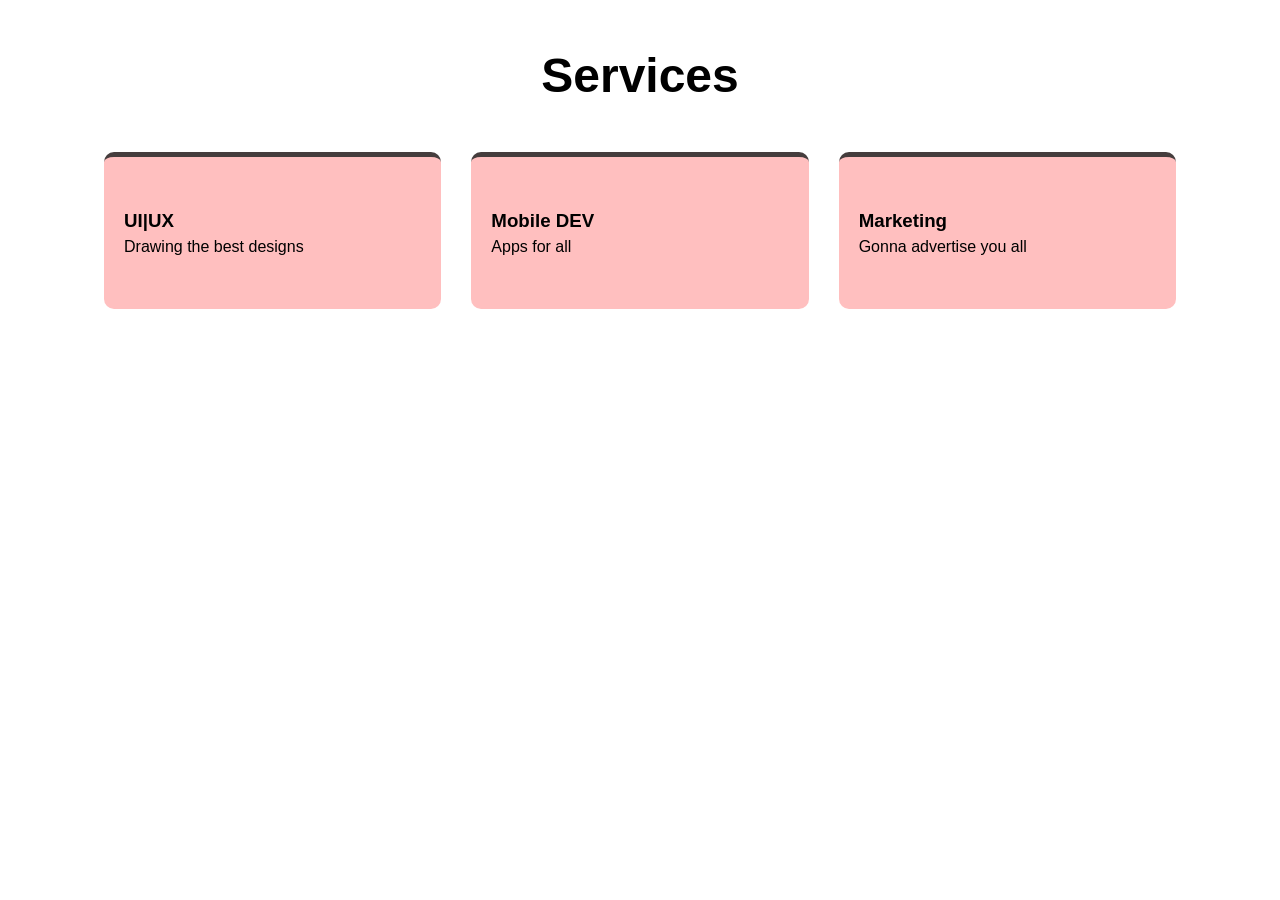
<file: lesson10/index.html>
<!DOCTYPE html>
<html lang="en">
<head>
  <link rel="stylesheet" href="style/style.css">
  <meta name="viewport" content="width=device-width, initial-scale=1.0">
    <meta charset="UTF-8">
    <title>Title</title>
</head>
<body>
<!--1 rem = 16px, usable for text-->
<!--%-->
<!--vw vh - 1vw = 1%-->

<section class="services">
  <div class="container">
    <h1>Services</h1>
    <div class="grid">
      <div class="card">
        <h3>UI|UX</h3>
        <p>Drawing the best designs</p>
      </div>
      <div class="card">
        <h3>Mobile DEV</h3>
        <p>Apps for all</p>
      </div>
      <div class="card">
        <h3>Marketing</h3>
        <p>Gonna advertise you all</p>
      </div>
    </div>
  </div>
</section>
</body>
</html>
</file>
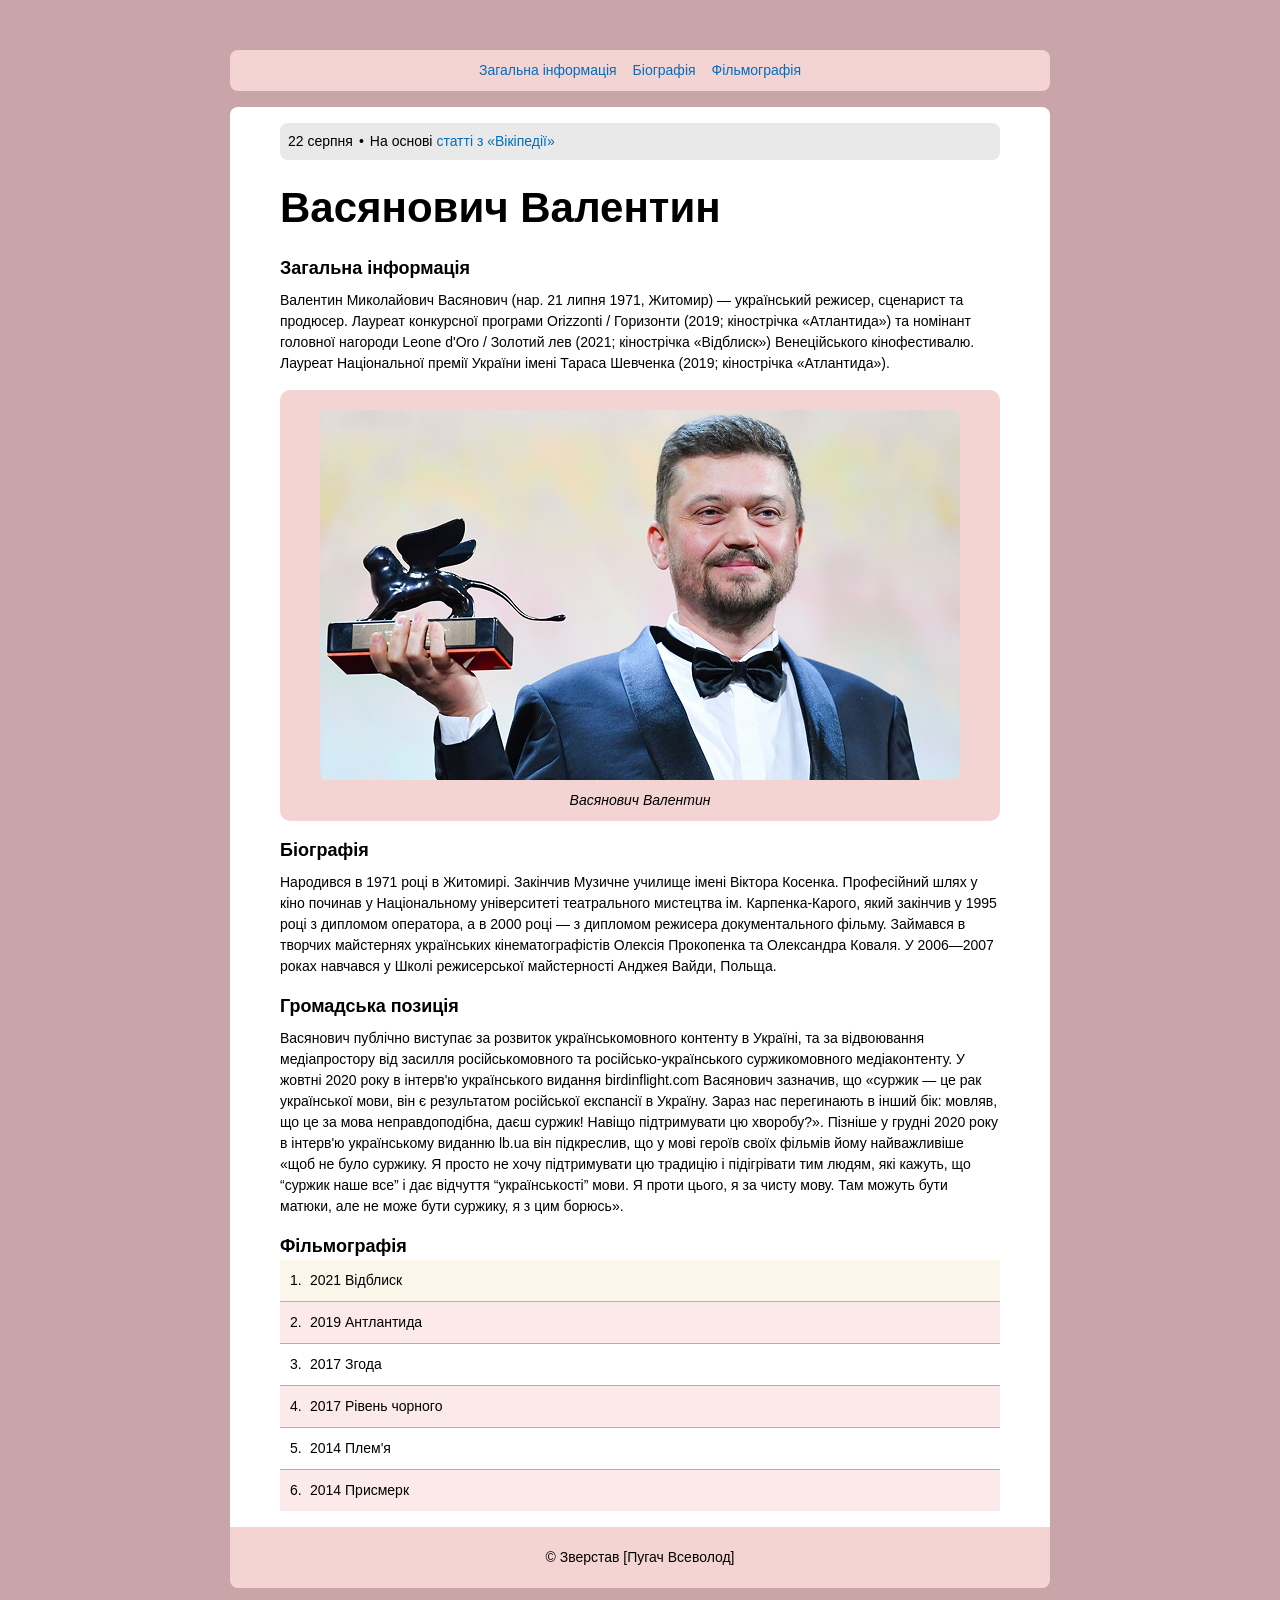
<file: lesson11-praktyka/index.html>
<!DOCTYPE html>
<html lang="en">
<head>
    <link href="style/style.css" rel="stylesheet">
    <meta charset="UTF-8">
    <title>Васянович Валентин</title>
    <meta name="viewport" content="width=device-width, initial-scale=1">
</head>
<body>
<div class="wrapper">
    <header>
        <nav>
            <span class="menu">Меню</span>
            <ul class="nav">
                <li><a href="#">Загальна інформація</a></li>
                <li><a href="#">Біографія</a></li>
                <li><a href="#">Фільмографія</a></li>
            </ul>
        </nav>
    </header>

    <main>
        <article class="date">
            <span>22 серпня</span>&bull;<span>На основі <a href="#">статті з «Вікіпедії»</a></span>
        </article>
        <article class="main">
            <h1>Васянович Валентин</h1>
            <section class="info">
                <h2>Загальна інформація</h2>
                <p>Валентин Миколайович Васянович (нар. 21 липня 1971, Житомир) — український режисер, сценарист та продюсер. Лауреат конкурсної програми Orizzonti / Горизонти (2019; кінострічка «Атлантида») та номінант головної нагороди Leone d'Oro / Золотий лев (2021; кінострічка «Відблиск») Венеційського кінофестивалю. Лауреат Національної премії України імені Тараса Шевченка (2019; кінострічка «Атлантида»).</p>
            </section>
            <figure>
                <img src="image/image 1.png" alt="Васянович Валентин">
                <figcaption>Васянович Валентин</figcaption>
            </figure>
            <section class="info">
                <h2>Біографія</h2>
                <p>Народився в 1971 році в Житомирі. Закінчив Музичне училище імені Віктора Косенка. Професійний шлях у кіно починав у Національному університеті театрального мистецтва ім. Карпенка-Карого, який закінчив у 1995 році з дипломом оператора, а в 2000 році — з дипломом режисера документального фільму. Займався в творчих майстернях українських кінематографістів Олексія Прокопенка та Олександра Коваля. У 2006—2007 роках навчався у Школі режисерської майстерності Анджея Вайди, Польща.</p>
            </section>
            <section class="info">
                <h2>Громадська позиція</h2>
                <p>Васянович публічно виступає за розвиток українськомовного контенту в Україні, та за відвоювання медіапростору від засилля російськомовного та російсько-українського суржикомовного медіаконтенту. У жовтні 2020 року в інтерв'ю українського видання birdinflight.com Васянович зазначив, що «суржик — це рак української мови, він є результатом російської експансії в Україну. Зараз нас перегинають в інший бік: мовляв, що це за мова неправдоподібна, даєш суржик! Навіщо підтримувати цю хворобу?». Пізніше у грудні 2020 року в інтерв'ю українському виданню lb.ua він підкреслив, що у мові героїв своїх фільмів йому найважливіше «щоб не було суржику. Я просто не хочу підтримувати цю традицію і підігрівати тим людям, які кажуть, що “суржик наше все” і дає відчуття “українськості” мови. Я проти цього, я за чисту мову. Там можуть бути матюки, але не може бути суржику, я з цим борюсь».</p>
            </section>
            <section class="movie">
                <h2>Фільмографія</h2>
                <ol>
                    <li>2021 Відблиск</li>
                    <li>2019 Антлантида</li>
                    <li>2017 Згода</li>
                    <li>2017 Рівень чорного</li>
                    <li>2014 Плем'я</li>
                    <li>2014 Присмерк</li>
                </ol>
            </section>
        </article>
    </main>
    <footer>&copy; Зверстав [Пугач Всеволод]</footer>
</div>
</body>
</html>
</file>
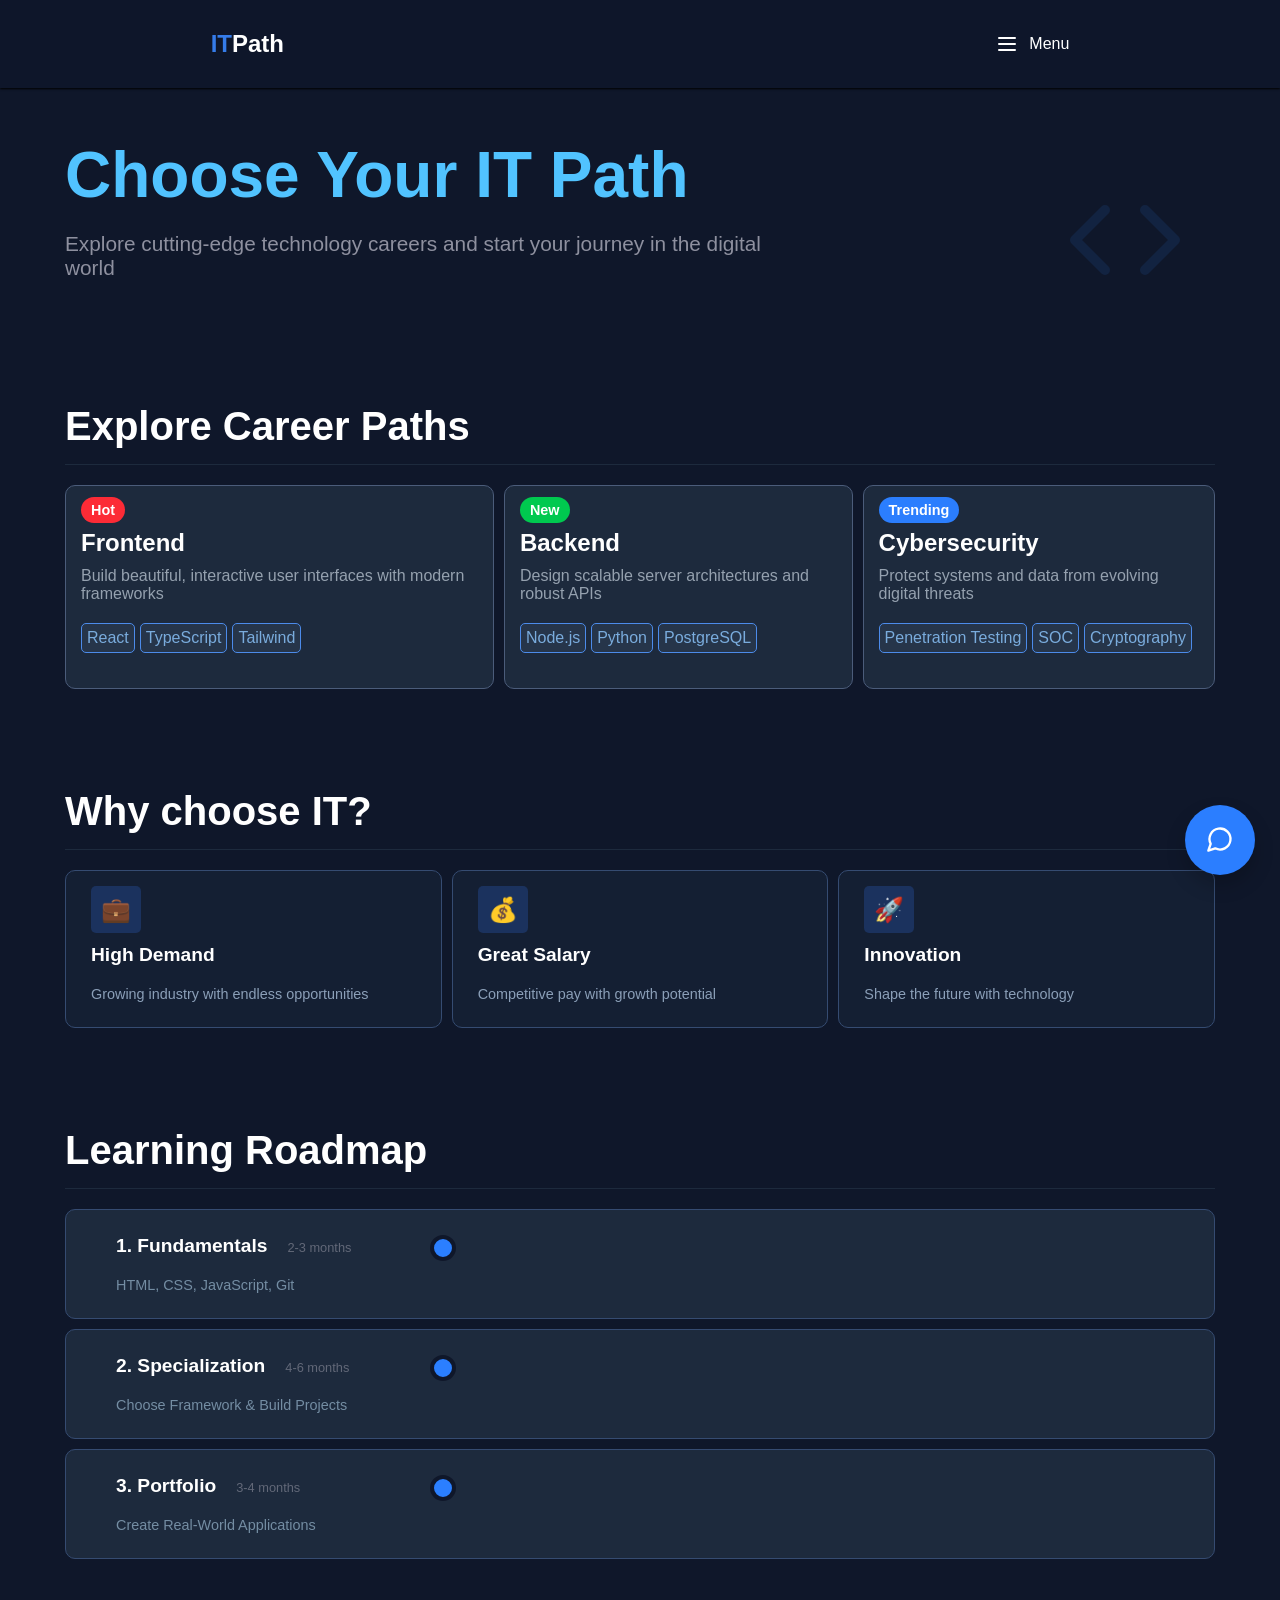
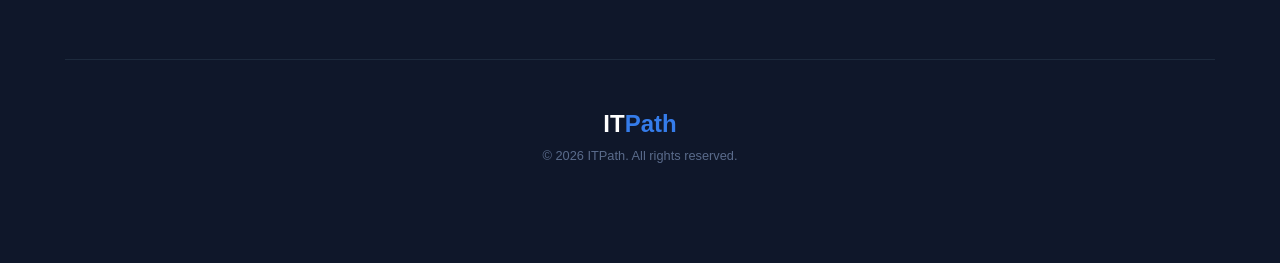
<file: lesson13/index.html>
<!DOCTYPE html>
<html lang="en">
<head>
    <link href="style/style.css" rel="stylesheet">
    <meta charset="UTF-8">
    <title>ITPath</title>
    <meta name="viewport" content="width=device-width, initial-scale=1">
</head>
<body>
<header>
    <div class="logo"><span>IT</span>Path</div>
    <div class="menu">
        <svg xmlns="http://www.w3.org/2000/svg" width="24" height="24" viewBox="0 0 24 24" fill="none" stroke="currentColor" stroke-width="2" stroke-linecap="round" stroke-linejoin="round" class="lucide lucide-menu"><line x1="4" x2="20" y1="12" y2="12"></line><line x1="4" x2="20" y1="6" y2="6"></line><line x1="4" x2="20" y1="18" y2="18"></line></svg>
        <span>Menu</span>
    </div>
</header>
<div class="wrapper">
    <main>
        <h1>Choose Your IT Path</h1>
        <p class="hed">Explore cutting-edge technology careers and start your journey in the digital <br>world</p>
        <span class="logo-main"><svg xmlns="http://www.w3.org/2000/svg" width="120" height="120" viewBox="0 0 24 24" fill="none" stroke="currentColor" stroke-width="2" stroke-linecap="round" stroke-linejoin="round" class="lucide lucide-code text-blue-500"><polyline points="16 18 22 12 16 6"></polyline><polyline points="8 6 2 12 8 18"></polyline></svg></span>
        <article class="card-grid">
            <div>
            <h2>Explore Career Paths</h2>
            <section class="explore">
                <div class="card">
                    <span class="but-front">Hot</span>
                    <h3>Frontend</h3>
                    <p>Build beautiful, interactive user interfaces with modern frameworks</p>
                    <div class="learn-list">
                        <p>React</p>
                        <p>TypeScript</p>
                        <p>Tailwind</p>
                    </div>

                </div>
                <div class="card">
                    <span class="but-back">New</span>
                    <h3>Backend</h3>
                    <p>Design scalable server architectures and robust APIs</p>
                    <div class="learn-list">
                        <p>Node.js</p>
                        <p>Python</p>
                        <p>PostgreSQL</p>
                    </div>

                </div>
                <div class="card">
                    <span class="but-cyber">Trending</span>
                    <h3>Cybersecurity</h3>
                    <p>Protect systems and data from evolving digital threats</p>
                    <div class="learn-list">
                        <p>Penetration Testing</p>
                        <p>SOC</p>
                        <p>Cryptography</p>
                    </div>

                </div>
            </section>
            </div>
            <div>
            <h2 class="h-choose">Why choose IT?</h2>
            <section class="why-choose">
                <div class="card-why">
                    <span>💼</span>
                    <h4>High Demand</h4>
                    <p>Growing industry with endless opportunities</p>
                </div>
                <div class="card-why">
                    <span>💰</span>
                    <h4>Great Salary</h4>
                    <p>Competitive pay with growth potential</p>
                </div>
                <div class="card-why">
                    <span>🚀</span>
                    <h4>Innovation</h4>
                    <p>Shape the future with technology</p>
                </div>
            </section>
            <h2 class="h-choose">Learning Roadmap</h2>
            <section class="learning-roadmap">
                <div class="card-roadmap">
                    <div class="circle">
                    <h4>1. Fundamentals<span>2-3 months</span></h4></div>
                    <p>HTML, CSS, JavaScript, Git</p>
                </div>
                <div class="card-roadmap">
                    <div class="circle">
                    <h4>2. Specialization<span>4-6 months</span></h4></div>
                    <p>Choose Framework & Build Projects</p>
                </div>
                <div class="card-roadmap">
                    <div class="circle">
                    <h4>3. Portfolio<span>3-4 months</span></h4></div>
                    <p>Create Real-World Applications</p>
                </div>
            </section>
            </div>
        </article>
        <button class="btn-edit"><svg xmlns="http://www.w3.org/2000/svg" width="28" height="28" viewBox="0 0 24 24" fill="none" stroke="currentColor" stroke-width="2" stroke-linecap="round" stroke-linejoin="round" class="lucide lucide-message-circle text-white"><path d="M7.9 20A9 9 0 1 0 4 16.1L2 22Z"></path></svg></button>
    <footer>
        <div class="logo">IT<span>Path</span></div>
        <p>&copy; 2026 ITPath. All rights reserved.</p>
    </footer>
    </main>
</div>
</body>
</html>
</file>
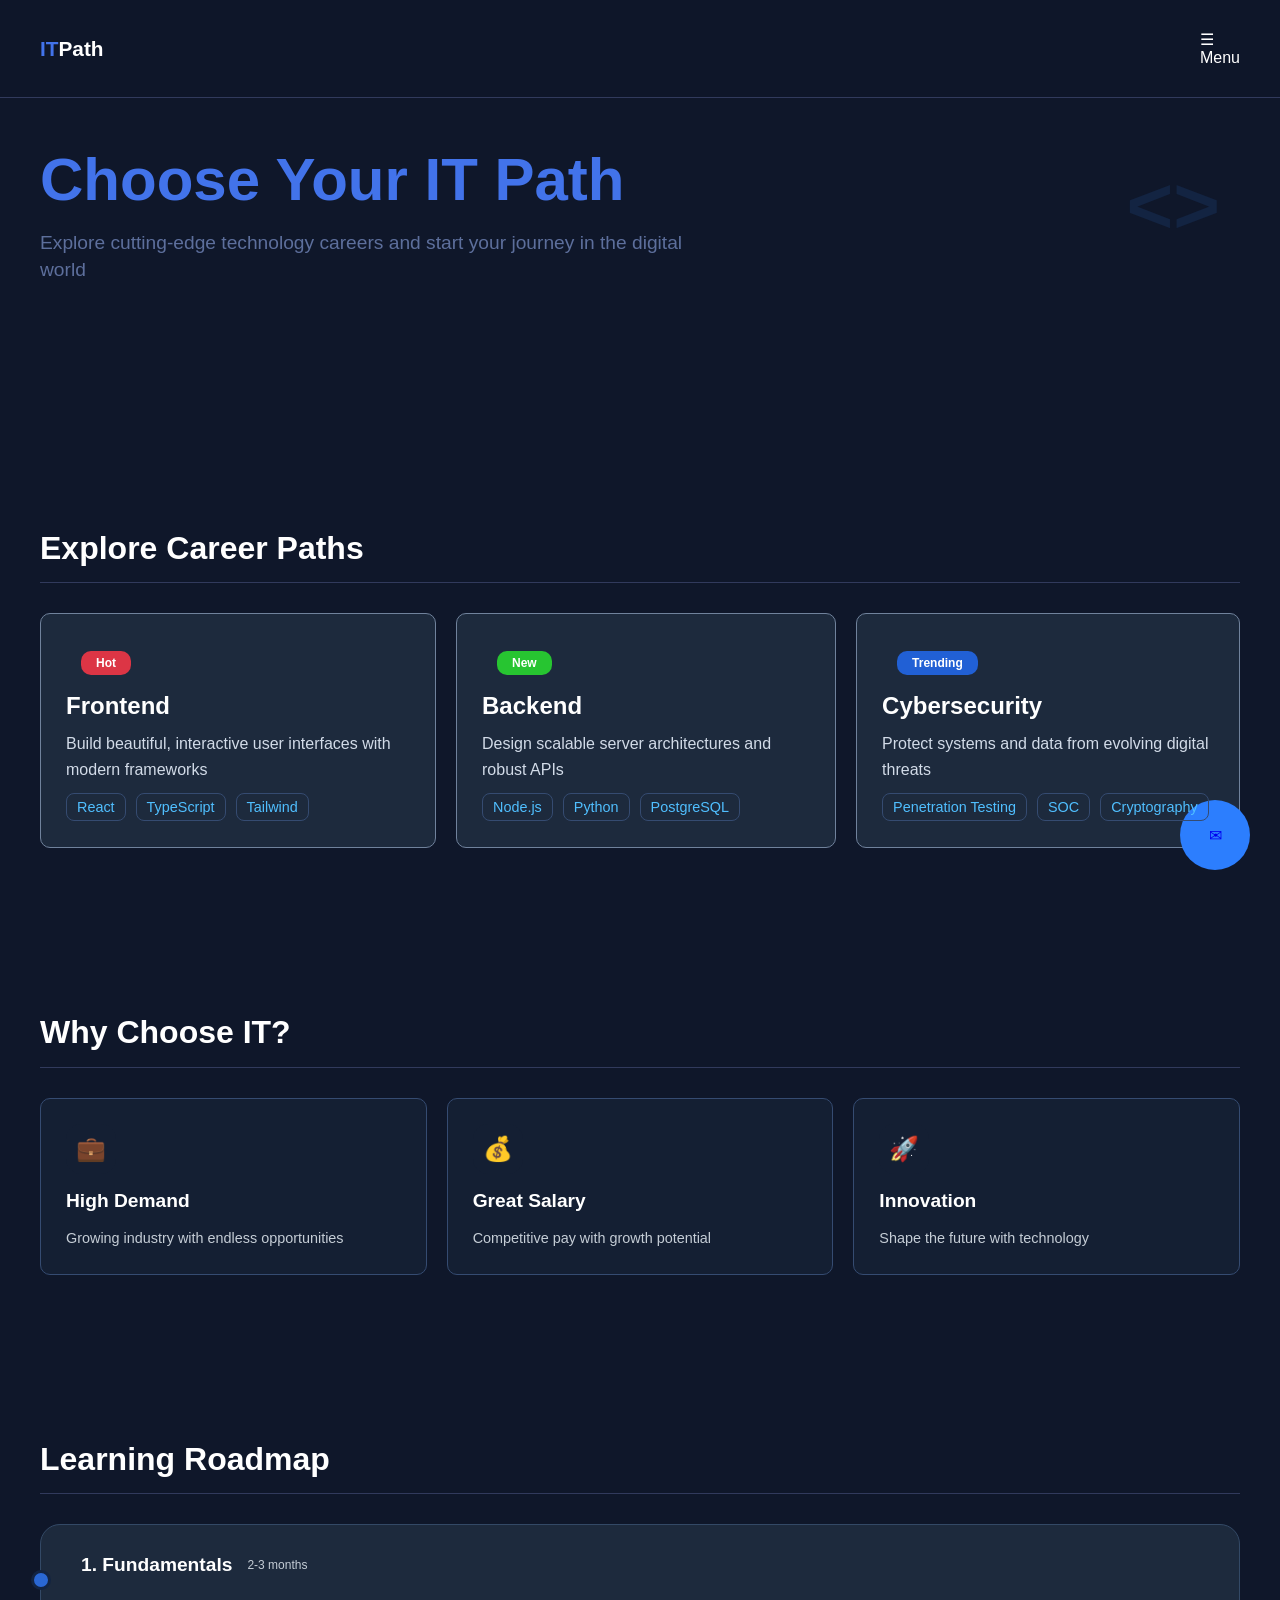
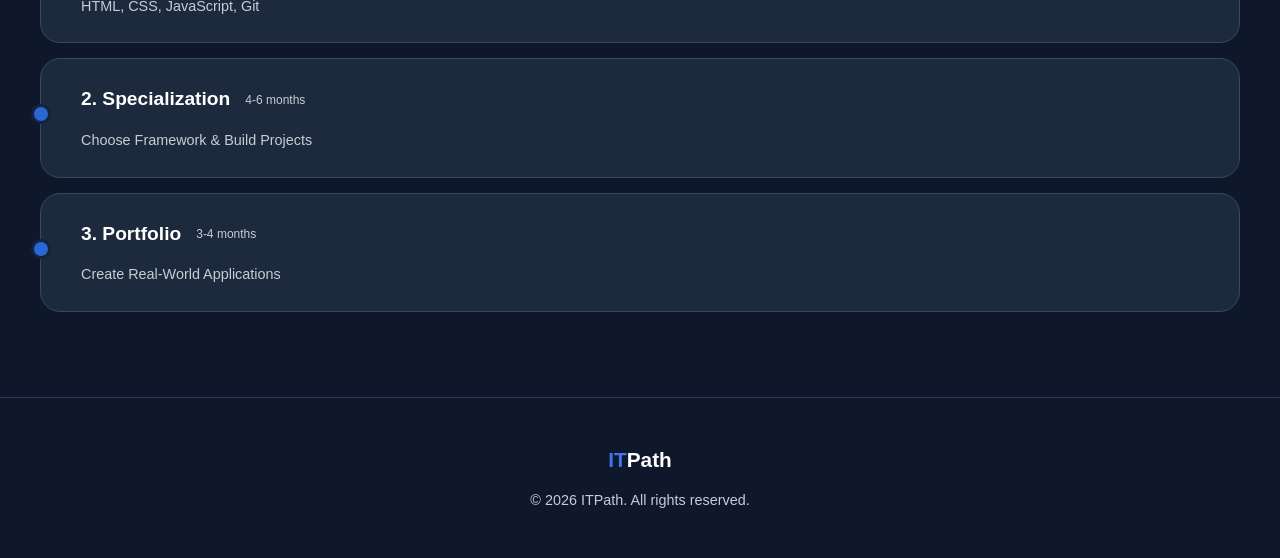
<file: lesson14/index.html>
<!DOCTYPE html>
<html lang="en">
<head>
    <meta charset="UTF-8">
    <title>ITPath</title>
    <link rel="stylesheet" href="style/style.css">
</head>
<body>
<header>
    <div class="wrapper header-content">
        <div class="logo"><span>IT</span>Path</div>
        <nav>
            <span class="menu">☰</span>
            <span>Menu</span>
        </nav>
    </div>
</header>
<main>
    <section class="hero-section">
        <div class="wrapper hero-content">
            <article class="hero-text">
                <h1>Choose Your IT Path
                </h1>
                <p>Explore cutting-edge technology careers and start your journey in the digital world</p>
            </article>
            <div class="code-icon">
                &lt;&gt;
            </div>
        </div>
    </section>
    <section class="career-section">
        <div class="wrapper">
            <h2 class="section-title">Explore Career Paths</h2>
            <div class="card-list">
                <article class="career-card">
                    <span class="badge badge-red">Hot</span>
                    <h3>Frontend</h3>
                    <p>Build beautiful, interactive user interfaces with modern frameworks</p>
                    <div class="tags">
                        <span>React</span>
                        <span>TypeScript</span>
                        <span>Tailwind</span>
                    </div>
                </article>
                <article class="career-card">
                    <span class="badge badge-green">New</span>
                    <h3>Backend</h3>
                    <p>Design scalable server architectures and robust APIs</p>
                    <div class="tags">
                        <span>Node.js</span>
                        <span>Python</span>
                        <span>PostgreSQL</span>
                    </div>
                </article>
                <article class="career-card">
                    <span class="badge badge-blue">Trending</span>
                    <h3>Cybersecurity</h3>
                    <p>Protect systems and data from evolving digital threats</p>
                    <div class="tags">
                        <span>Penetration Testing</span>
                        <span>SOC</span>
                        <span>Cryptography</span>
                    </div>
                </article>
            </div>
        </div>
    </section>
    <section class="benefits-section">
        <div class="wrapper">
            <h2 class="section-title">Why Choose IT?</h2>
            <div class="benefits-cards">
                <article class="benefit-card">
                    <div class="benefit-icon">💼</div>
                    <h3>High Demand</h3>
                    <p>Growing industry with endless opportunities</p>
                </article>
                <article class="benefit-card">
                    <div class="benefit-icon">💰</div>
                    <h3>Great Salary</h3>
                    <p>Competitive pay with growth potential</p>
                </article>
                <article class="benefit-card">
                    <div class="benefit-icon">🚀</div>
                    <h3>Innovation</h3>
                    <p>Shape the future with technology</p>
                </article>
            </div>
        </div>
    </section>
    <section class="roadmap-section">
        <div class="wrapper">
            <h2 class="section-title">Learning Roadmap</h2>
            <div class="roadmap-list">
                <article class="roadmap-card">
                    <span class="roadmap-circle"></span>
                    <div class="roadmap-content">
                        <div class="roadmap-head">
                            <h3>1. Fundamentals</h3>
                            <span>2-3 months</span>
                        </div>
                        <p>HTML, CSS, JavaScript, Git</p>
                    </div>
                </article>
                <article class="roadmap-card">
                    <span class="roadmap-circle"></span>
                    <div class="roadmap-content">
                        <div class="roadmap-head">
                            <h3>2. Specialization</h3>
                            <span>4-6 months</span>
                        </div>
                        <p>Choose Framework & Build Projects</p>
                    </div>
                </article>
                <article class="roadmap-card">
                    <span class="roadmap-circle"></span>
                    <div class="roadmap-content">
                        <div class="roadmap-head">
                            <h3>3. Portfolio</h3>
                            <span>3-4 months</span>
                        </div>
                        <p>Create Real-World Applications</p>
                    </div>
                </article>
            </div>
        </div>
    </section>
</main>
<footer>
    <div class="logo"><span>IT</span>Path</div>
    <p>&copy; 2026 ITPath. All rights reserved.</p>
</footer>
<a href="#" class="chat-button">✉</a>
</body>
</html>
</file>
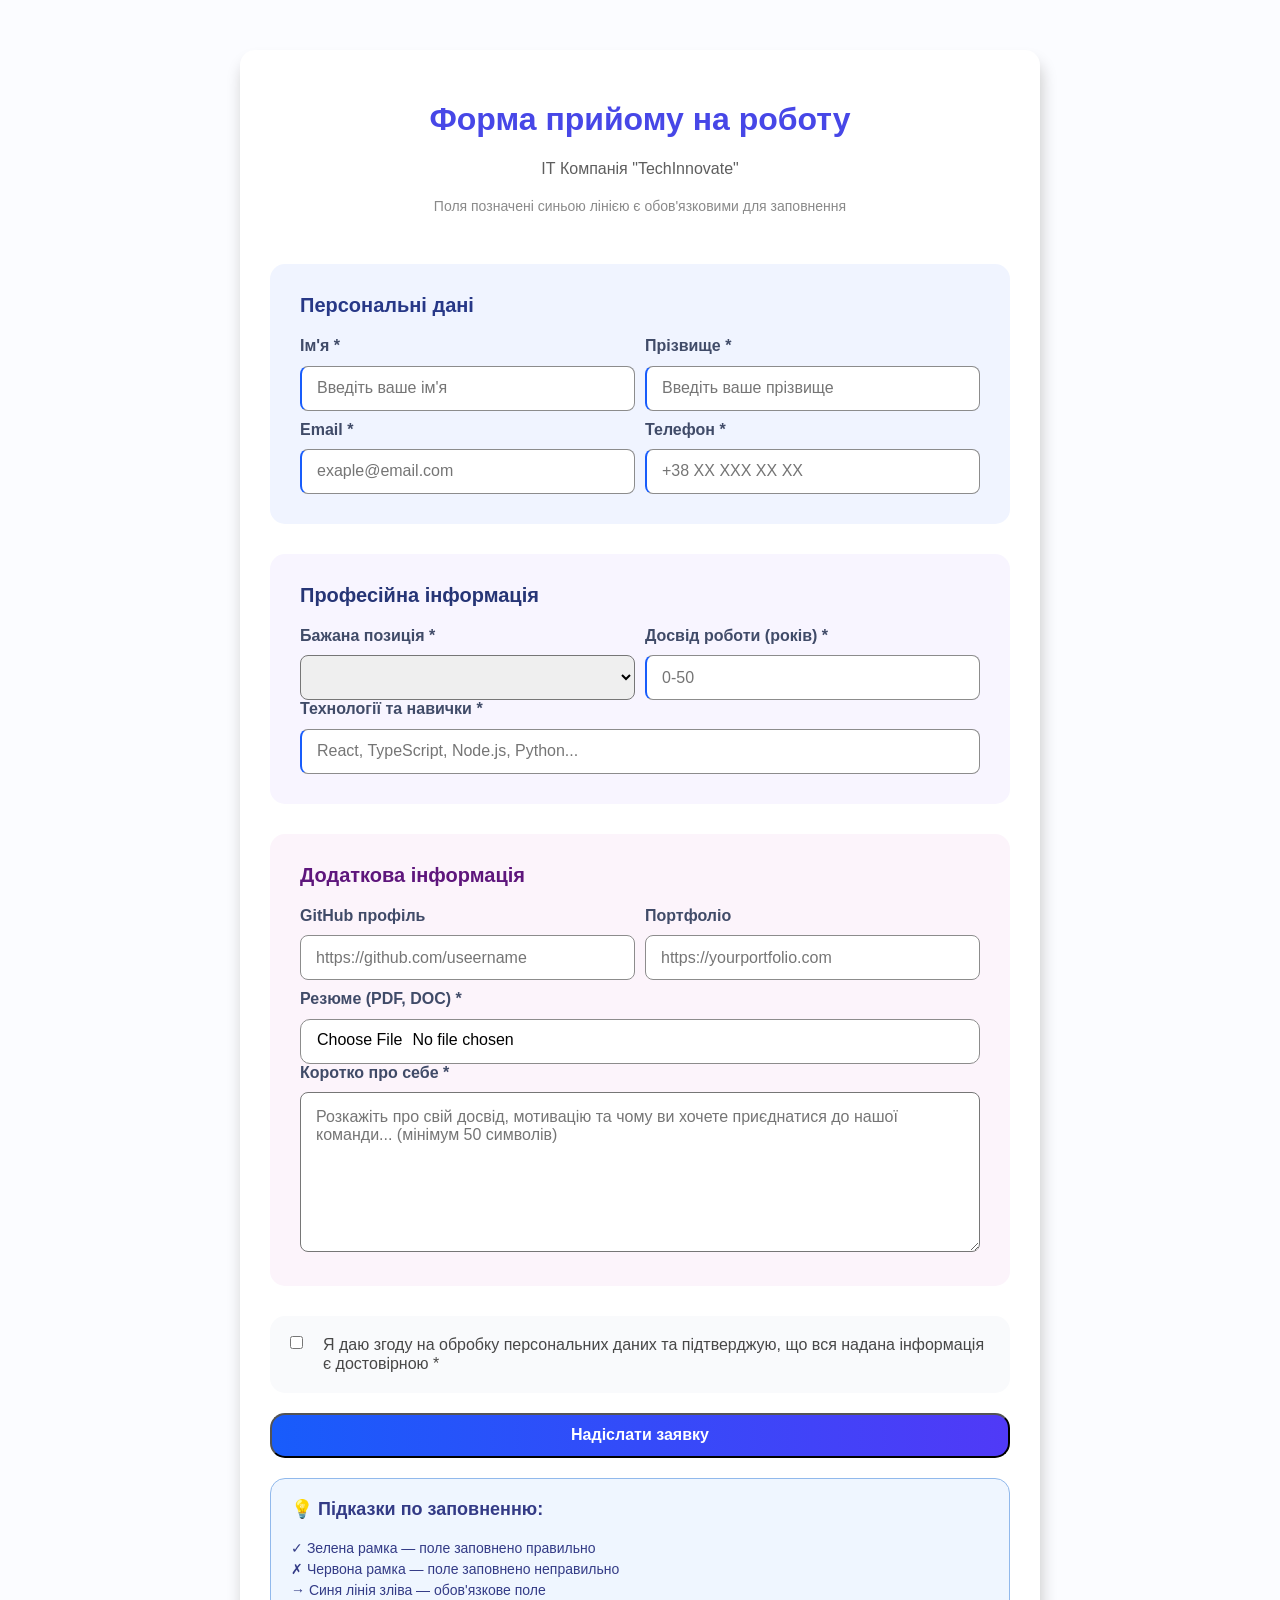
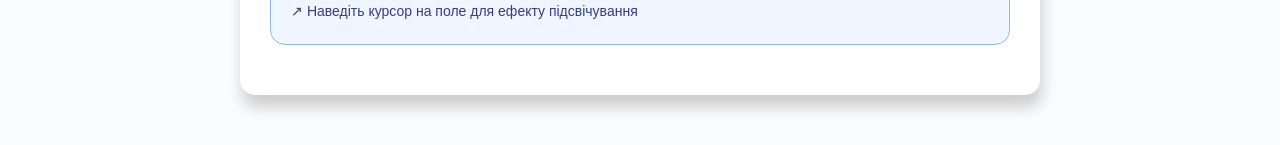
<file: lesson15-form/index.html>
<!DOCTYPE html>
<html lang="en">
<head>
    <link href="style/style.css" rel="stylesheet">
    <link href="style/normalize.css" rel="stylesheet">
    <meta charset="UTF-8">
    <title>Job Application Form</title>
</head>
<body>
<div class="wrapper">
    <header>
        <h1>Форма прийому на роботу</h1>
        <h4>ІТ Компанія "TechInnovate"</h4>
        <p>Поля позначені синьою лінією є обов'язковими для заповнення</p>
    </header>
    <main>
        <form class="personal">
            <h2>Персональні дані</h2>
            <div class="name">
                <label class="name-label">
                    <span>Ім'я *</span>
                    <input type="text" name="name" placeholder="Введіть ваше ім'я" required>
                </label>
                <label class="surname">
                    <span>Прізвище *</span>
                    <input type="text" name="surname" placeholder="Введіть ваше прізвище" required>
                </label>
                <label class="email">
                    <span>Email *</span>
                    <input type="email" name="email" placeholder="exaple@email.com" required>
                </label>
                <label class="tel">
                    <span>Телефон *</span>
                    <input type="tel" name="tel" placeholder="+38 XX XXX XX XX" required>
                </label>
            </div>
        </form>
        <form class="professional">
            <h2>Професійна інформація</h2>
            <div class="job">
                <label class="preferred">
                    <span>Бажана позиція *</span>
                    <select name="city" required></select>
                </label>
                <label class="experience">
                    <span>Досвід роботи (років) *</span>
                    <input type="number" min="0" max="50" placeholder="0-50" required>
                </label>
            </div>
            <label class="tech-skills">
                <span>Технології та навички *</span>
                <input type="text" placeholder="React, TypeScript, Node.js, Python..." name="tech-skills" required>
            </label>
        </form>
        <form class="additional">
            <h2>Додаткова інформація</h2>
            <div class="git-port">
                <label class="git">
                    <span>GitHub профіль</span>
                    <input type="url" name="github" placeholder="https://github.com/useername">
                </label>
                <label class="portfolio">
                    <span>Портфоліо</span>
                    <input type="url" name="portfolio" placeholder="https://yourportfolio.com">
                </label>
            </div>
            <label class="resume">
                <span>Резюме (PDF, DOC) *</span>
                <input type="file" name="resume" placeholder="Вибрати файл Файл не вибрано" required>
            </label>
            <label class="about">
                <span>Коротко про себе *</span>
                <textarea name="about" rows="12" cols="" placeholder="Розкажіть про свій досвід, мотивацію та чому ви хочете приєднатися до нашої команди... (мінімум 50 символів)" required></textarea>
            </label>
        </form>
        <div class="agreement-block">
            <label class="agreement">
                <input type="checkbox" name="agreement" required>
                <p>Я даю згоду на обробку персональних даних та підтверджую, що вся надана інформація є достовірною *</p>
            </label>
        </div>
        <button type="submit">Надіслати заявку</button>
    </main>
    <footer>
        <h5>💡 Підказки по заповненню:</h5>
        <ul>
            <li>✓ Зелена рамка — поле заповнено правильно</li>
            <li>✗ Червона рамка — поле заповнено неправильно</li>
            <li>→ Синя лінія зліва — обов'язкове поле</li>
            <li>↗ Наведіть курсор на поле для ефекту підсвічування</li>
        </ul>
    </footer>
</div>
</body>
</html>
</file>
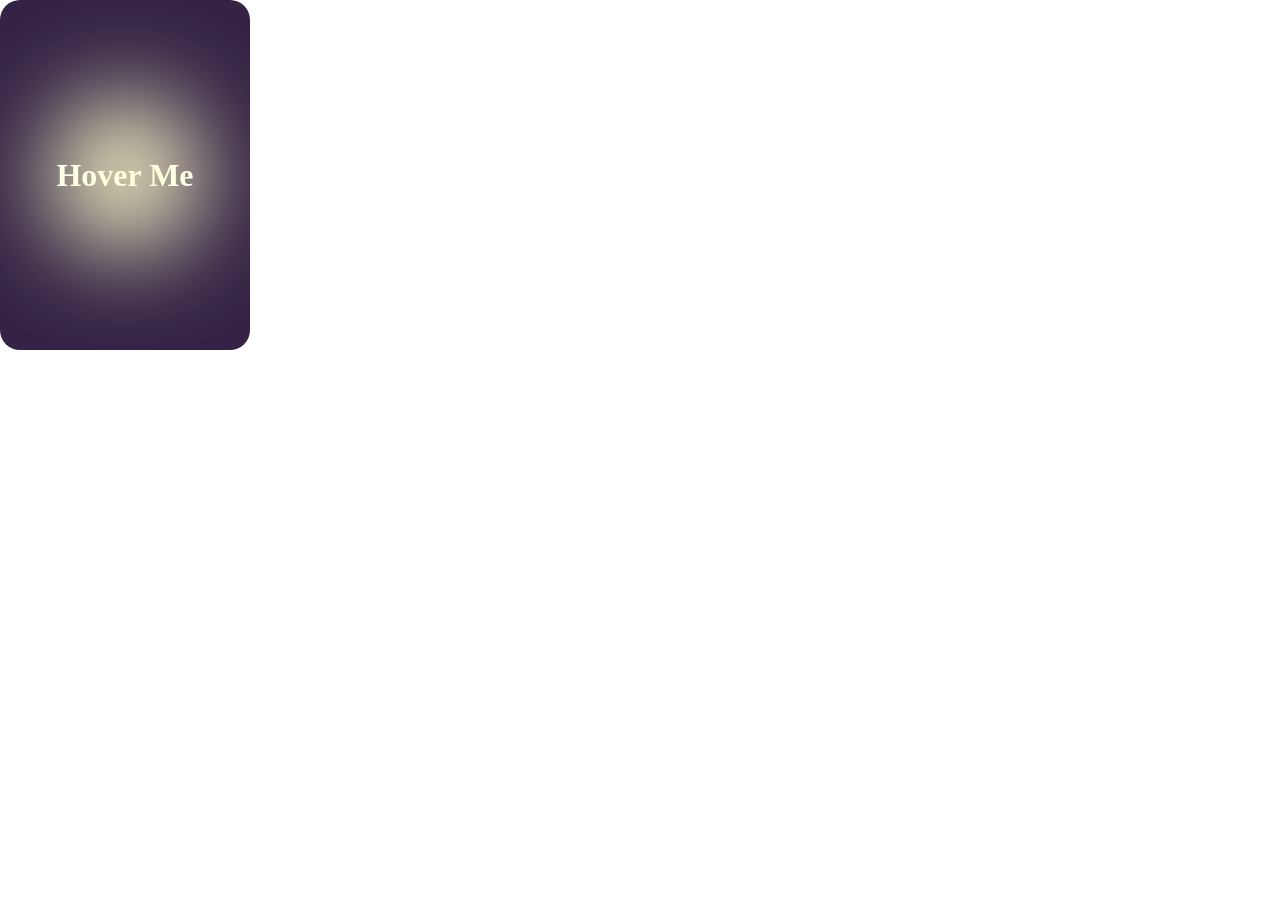
<file: lesson16_animation/index.html>
<!DOCTYPE html>
<html lang="en">
<head>
    <meta charset="UTF-8">
    <link rel="stylesheet" href="style/style.css">
    <title>Title</title>
</head>
<body>
<!--<div class="card"></div>-->

<!--<div class="light">-->

<!--</div>-->

<div class="card">
    <div class="light"></div>
    <h1>Hover Me</h1>
</div>
</body>
</html>
</file>
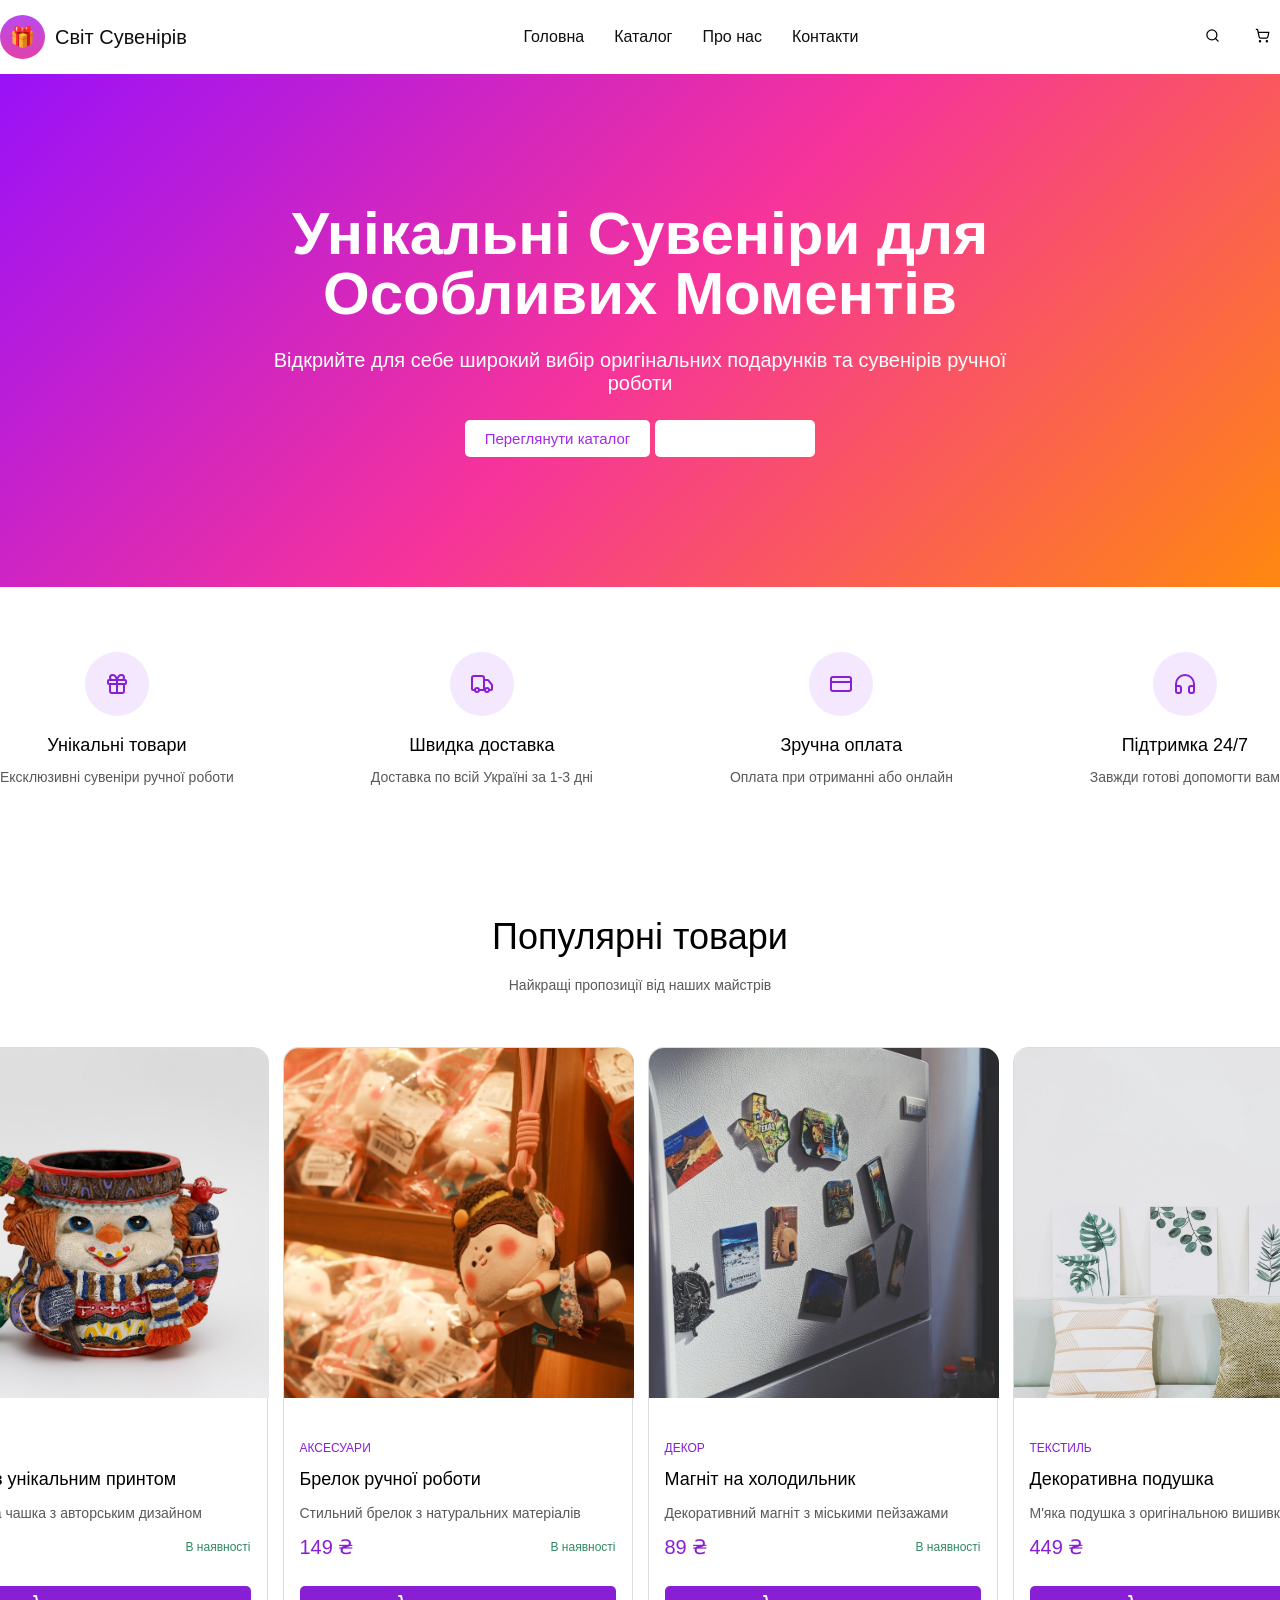
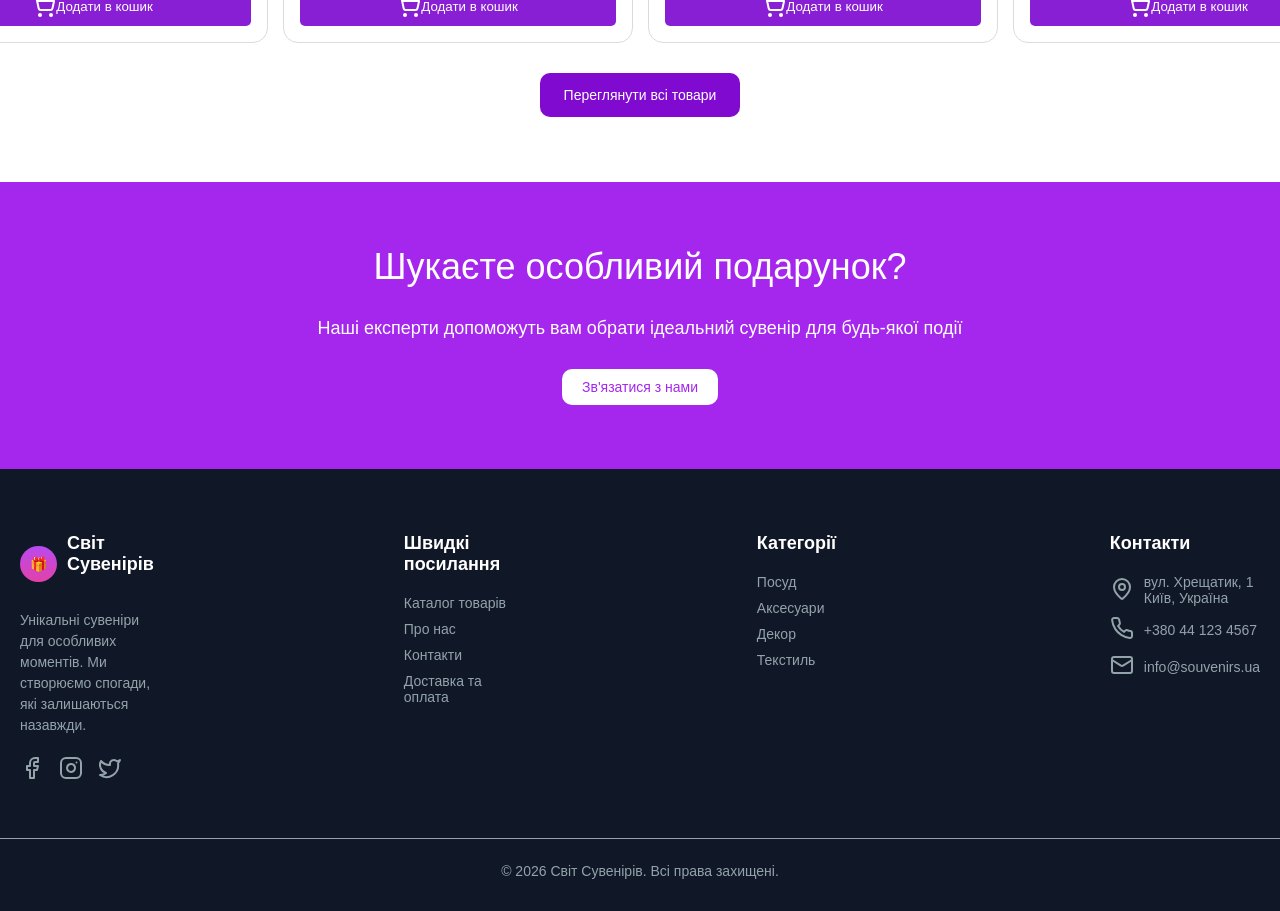
<file: lesson8/index.html>
<!DOCTYPE html>
<html lang="en">
<head>
    <link href="style/style.css" rel="stylesheet" type="text/css">
    <meta charset="UTF-8">
    <title>Title</title>
</head>
<body>
<header class="header">
    <div class="header-top wrapper">
        <div class="logo">
            <a href="#">
                <span class="logo-icon">🎁</span>
                <span class="logo-title">Світ Сувенірів</span>
            </a>
        </div>
        <nav>
            <ul>
                <li><a href="#">Головна</a></li>
                <li><a href="#">Каталог</a></li>
                <li><a href="#">Про нас</a></li>
                <li><a href="#">Контакти</a></li>
            </ul>
        </nav>
        <div class="header-top-btn">
            <button><svg xmlns="http://www.w3.org/2000/svg" width="15" height="15" viewBox="0 0 24 24" fill="none" stroke="currentColor" stroke-width="2" stroke-linecap="round" stroke-linejoin="round" class="lucide lucide-search h-5 w-5"><circle cx="11" cy="11" r="8"></circle><path d="m21 21-4.3-4.3"></path></svg></button>
            <button><svg xmlns="http://www.w3.org/2000/svg" width="15" height="15" viewBox="0 0 24 24" fill="none" stroke="currentColor" stroke-width="2" stroke-linecap="round" stroke-linejoin="round" class="lucide lucide-shopping-cart h-5 w-5"><circle cx="8" cy="21" r="1"></circle><circle cx="19" cy="21" r="1"></circle><path d="M2.05 2.05h2l2.66 12.42a2 2 0 0 0 2 1.58h9.78a2 2 0 0 0 1.95-1.57l1.65-7.43H5.12"></path></svg></button>
        </div>
    </div>
    <div class="header-bottom">
        <h1>Унікальні Сувеніри для Особливих Моментів</h1>
        <p>Відкрийте для себе широкий вибір оригінальних подарунків та сувенірів ручної роботи</p>
        <div class="header-bottom-btn">
            <button>Переглянути каталог</button>
            <button id="btn-hover">Дізнатися більше</button>
        </div>
    </div>
</header>
<main>
    <section class="advantages wrapper">
        <article>
            <span><svg xmlns="http://www.w3.org/2000/svg" width="24" height="24" viewBox="0 0 24 24" fill="none" stroke="currentColor" stroke-width="2" stroke-linecap="round" stroke-linejoin="round" class="lucide lucide-gift h-8 w-8 text-purple-600"><rect x="3" y="8" width="18" height="4" rx="1"></rect><path d="M12 8v13"></path><path d="M19 12v7a2 2 0 0 1-2 2H7a2 2 0 0 1-2-2v-7"></path><path d="M7.5 8a2.5 2.5 0 0 1 0-5A4.8 8 0 0 1 12 8a4.8 8 0 0 1 4.5-5 2.5 2.5 0 0 1 0 5"></path></svg></span>
            <h3>Унікальні товари</h3>
            <p>Ексклюзивні сувеніри ручної роботи</p>
        </article>
        <article>
            <span><svg xmlns="http://www.w3.org/2000/svg" width="24" height="24" viewBox="0 0 24 24" fill="none" stroke="currentColor" stroke-width="2" stroke-linecap="round" stroke-linejoin="round" class="lucide lucide-truck h-8 w-8 text-purple-600"><path d="M14 18V6a2 2 0 0 0-2-2H4a2 2 0 0 0-2 2v11a1 1 0 0 0 1 1h2"></path><path d="M15 18H9"></path><path d="M19 18h2a1 1 0 0 0 1-1v-3.65a1 1 0 0 0-.22-.624l-3.48-4.35A1 1 0 0 0 17.52 8H14"></path><circle cx="17" cy="18" r="2"></circle><circle cx="7" cy="18" r="2"></circle></svg></span>
            <h3>Швидка доставка</h3>
            <p>Доставка по всій Україні за 1-3 дні</p>
        </article>
        <article>
            <span><svg xmlns="http://www.w3.org/2000/svg" width="24" height="24" viewBox="0 0 24 24" fill="none" stroke="currentColor" stroke-width="2" stroke-linecap="round" stroke-linejoin="round" class="lucide lucide-credit-card h-8 w-8 text-purple-600"><rect width="20" height="14" x="2" y="5" rx="2"></rect><line x1="2" x2="22" y1="10" y2="10"></line></svg></span>
            <h3>Зручна оплата</h3>
            <p>Оплата при отриманні або онлайн</p>
        </article>
        <article>
            <span><svg xmlns="http://www.w3.org/2000/svg" width="24" height="24" viewBox="0 0 24 24" fill="none" stroke="currentColor" stroke-width="2" stroke-linecap="round" stroke-linejoin="round" class="lucide lucide-headphones h-8 w-8 text-purple-600"><path d="M3 14h3a2 2 0 0 1 2 2v3a2 2 0 0 1-2 2H5a2 2 0 0 1-2-2v-7a9 9 0 0 1 18 0v7a2 2 0 0 1-2 2h-1a2 2 0 0 1-2-2v-3a2 2 0 0 1 2-2h3"></path></svg></span>
            <h3>Підтримка 24/7</h3>
            <p>Завжди готові допомогти вам</p>
        </article>
    </section>
    <section class="catalog wrapper">
        <h2>Популярні товари</h2>
        <p>Найкращі пропозиції від наших майстрів</p>
        <div class="catalog-cards">
            <article class="card">
                <img src="images/catalog1.jfif">
                <div class="card-text">
                    <span class="label">Посуд</span>
                    <h3>Чашка з унікальним принтом</h3>
                    <p>Керамічна чашка з авторським дизайном</p>
                    <div class="price">
                        <span class="cost">299 ₴</span>
                        <span class="instock">В наявності</span>
                    </div>
                    <button class="card-btn">
                        <svg xmlns="http://www.w3.org/2000/svg" width="24" height="24" viewBox="0 0 24 24" fill="none" stroke="currentColor" stroke-width="2" stroke-linecap="round" stroke-linejoin="round" class="lucide lucide-shopping-cart mr-2 h-4 w-4"><circle cx="8" cy="21" r="1"></circle><circle cx="19" cy="21" r="1"></circle><path d="M2.05 2.05h2l2.66 12.42a2 2 0 0 0 2 1.58h9.78a2 2 0 0 0 1.95-1.57l1.65-7.43H5.12"></path></svg>
                        <span>Додати в кошик</span>
                    </button>
                </div>
            </article>
            <article class="card">
                <img src="images/catalog2.jfif">
                <div class="card-text">
                    <span class="label">Аксесуари</span>
                    <h3>Брелок ручної роботи</h3>
                    <p>Стильний брелок з натуральних матеріалів</p>
                    <div class="price">
                        <span class="cost">149 ₴</span>
                        <span class="instock">В наявності</span>
                    </div>
                    <button class="card-btn">
                        <svg xmlns="http://www.w3.org/2000/svg" width="24" height="24" viewBox="0 0 24 24" fill="none" stroke="currentColor" stroke-width="2" stroke-linecap="round" stroke-linejoin="round" class="lucide lucide-shopping-cart mr-2 h-4 w-4"><circle cx="8" cy="21" r="1"></circle><circle cx="19" cy="21" r="1"></circle><path d="M2.05 2.05h2l2.66 12.42a2 2 0 0 0 2 1.58h9.78a2 2 0 0 0 1.95-1.57l1.65-7.43H5.12"></path></svg>
                        <span>Додати в кошик</span>
                    </button>
                </div>
            </article>
            <article class="card">
                <img src="images/catalog3.jfif">
                <div class="card-text">
                    <span class="label">Декор</span>
                    <h3>Магніт на холодильник</h3>
                    <p>Декоративний магніт з міськими пейзажами</p>
                    <div class="price">
                        <span class="cost">89 ₴</span>
                        <span class="instock">В наявності</span>
                    </div>
                    <button class="card-btn">
                        <svg xmlns="http://www.w3.org/2000/svg" width="24" height="24" viewBox="0 0 24 24" fill="none" stroke="currentColor" stroke-width="2" stroke-linecap="round" stroke-linejoin="round" class="lucide lucide-shopping-cart mr-2 h-4 w-4"><circle cx="8" cy="21" r="1"></circle><circle cx="19" cy="21" r="1"></circle><path d="M2.05 2.05h2l2.66 12.42a2 2 0 0 0 2 1.58h9.78a2 2 0 0 0 1.95-1.57l1.65-7.43H5.12"></path></svg>
                        <span>Додати в кошик</span>
                    </button>
                </div>
            </article>
            <article class="card">
                <img src="images/catalog4.jfif">
                <div class="card-text">
                    <span class="label">Текстиль</span>
                    <h3>Декоративна подушка</h3>
                    <p>М'яка подушка з оригінальною вишивкою</p>
                    <div class="price">
                        <span class="cost">449 ₴</span>
                        <span class="instock">В наявності</span>
                    </div>
                    <button class="card-btn">
                        <svg xmlns="http://www.w3.org/2000/svg" width="24" height="24" viewBox="0 0 24 24" fill="none" stroke="currentColor" stroke-width="2" stroke-linecap="round" stroke-linejoin="round" class="lucide lucide-shopping-cart mr-2 h-4 w-4"><circle cx="8" cy="21" r="1"></circle><circle cx="19" cy="21" r="1"></circle><path d="M2.05 2.05h2l2.66 12.42a2 2 0 0 0 2 1.58h9.78a2 2 0 0 0 1.95-1.57l1.65-7.43H5.12"></path></svg>
                        <span>Додати в кошик</span>
                    </button>
                </div>
            </article>
        </div>
        <button>Переглянути всі товари</button>
    </section>
    <section class="send">
        <h2>Шукаєте особливий подарунок?</h2>
        <p>Наші експерти допоможуть вам обрати ідеальний сувенір для будь-якої події</p>
        <button>Зв'язатися з нами</button>
    </section>
</main>
<footer>
    <div class="footer-top">
        <article class="column">
            <div class="logo">
                <a href="#">
                    <span class="logo-icon">🎁</span>
                    <span class="logo-title">Світ Сувенірів</span>
                </a>
            </div>
            <p>Унікальні сувеніри для особливих моментів. Ми створюємо спогади, які залишаються назавжди.</p>
            <div class="footer-social">
                <ul>
                    <li><a href="#"><svg xmlns="http://www.w3.org/2000/svg" width="24" height="24" viewBox="0 0 24 24" fill="none" stroke="currentColor" stroke-width="2" stroke-linecap="round" stroke-linejoin="round" class="lucide lucide-facebook h-5 w-5"><path d="M18 2h-3a5 5 0 0 0-5 5v3H7v4h3v8h4v-8h3l1-4h-4V7a1 1 0 0 1 1-1h3z"></path></svg></a></li>
                    <li><a href="#"><svg xmlns="http://www.w3.org/2000/svg" width="24" height="24" viewBox="0 0 24 24" fill="none" stroke="currentColor" stroke-width="2" stroke-linecap="round" stroke-linejoin="round" class="lucide lucide-instagram h-5 w-5"><rect width="20" height="20" x="2" y="2" rx="5" ry="5"></rect><path d="M16 11.37A4 4 0 1 1 12.63 8 4 4 0 0 1 16 11.37z"></path><line x1="17.5" x2="17.51" y1="6.5" y2="6.5"></line></svg></a></li>
                    <li><a href="#"><svg xmlns="http://www.w3.org/2000/svg" width="24" height="24" viewBox="0 0 24 24" fill="none" stroke="currentColor" stroke-width="2" stroke-linecap="round" stroke-linejoin="round" class="lucide lucide-twitter h-5 w-5"><path d="M22 4s-.7 2.1-2 3.4c1.6 10-9.4 17.3-18 11.6 2.2.1 4.4-.6 6-2C3 15.5.5 9.6 3 5c2.2 2.6 5.6 4.1 9 4-.9-4.2 4-6.6 7-3.8 1.1 0 3-1.2 3-1.2z"></path></svg></a></li>
                </ul>
            </div>
        </article>
        <article class="column">
            <h3>Швидкі посилання</h3>
            <ul>
                <li><a href="#">Каталог товарів</a></li>
                <li><a href="#">Про нас</a></li>
                <li><a href="#">Контакти</a></li>
                <li><a href="#">Доставка та оплата</a></li>
            </ul>
        </article>
        <article class="column">
            <h3>Категорії</h3>
            <ul>
                <li><a href="#">Посуд</a></li>
                <li><a href="#">Аксесуари</a></li>
                <li><a href="#">Декор</a></li>
                <li><a href="#">Текстиль</a></li>
            </ul>
        </article>
        <article class="column">
            <h3>Контакти</h3>
            <ul>
                <li><a href="#">
                    <span><svg xmlns="http://www.w3.org/2000/svg" width="24" height="24" viewBox="0 0 24 24" fill="none" stroke="currentColor" stroke-width="2" stroke-linecap="round" stroke-linejoin="round" class="lucide lucide-map-pin h-5 w-5 flex-shrink-0 mt-0.5"><path d="M20 10c0 4.993-5.539 10.193-7.399 11.799a1 1 0 0 1-1.202 0C9.539 20.193 4 14.993 4 10a8 8 0 0 1 16 0"></path><circle cx="12" cy="10" r="3"></circle></svg></span>
                    <span>вул. Хрещатик, 1<br>Київ, Україна</span>
                </a></li>
                <li><a href="tel:+380441234567">
                    <span><svg xmlns="http://www.w3.org/2000/svg" width="24" height="24" viewBox="0 0 24 24" fill="none" stroke="currentColor" stroke-width="2" stroke-linecap="round" stroke-linejoin="round" class="lucide lucide-phone h-5 w-5 flex-shrink-0"><path d="M22 16.92v3a2 2 0 0 1-2.18 2 19.79 19.79 0 0 1-8.63-3.07 19.5 19.5 0 0 1-6-6 19.79 19.79 0 0 1-3.07-8.67A2 2 0 0 1 4.11 2h3a2 2 0 0 1 2 1.72 12.84 12.84 0 0 0 .7 2.81 2 2 0 0 1-.45 2.11L8.09 9.91a16 16 0 0 0 6 6l1.27-1.27a2 2 0 0 1 2.11-.45 12.84 12.84 0 0 0 2.81.7A2 2 0 0 1 22 16.92z"></path></svg></span>
                    <span>+380 44 123 4567</span>
                </a></li>
                <li><a href="mailto:info@souvenirs.ua">
                    <span><svg xmlns="http://www.w3.org/2000/svg" width="24" height="24" viewBox="0 0 24 24" fill="none" stroke="currentColor" stroke-width="2" stroke-linecap="round" stroke-linejoin="round" class="lucide lucide-mail h-5 w-5 flex-shrink-0"><rect width="20" height="16" x="2" y="4" rx="2"></rect><path d="m22 7-8.97 5.7a1.94 1.94 0 0 1-2.06 0L2 7"></path></svg></span>
                    <span>info@souvenirs.ua</span>
                </a></li>
            </ul>
        </article>
    </div>
    <div class="footer-bottom">
        <p>&copy; 2026 Світ Сувенірів. Всі права захищені.</p>
    </div>
</footer>
</body>
</html>
</file>
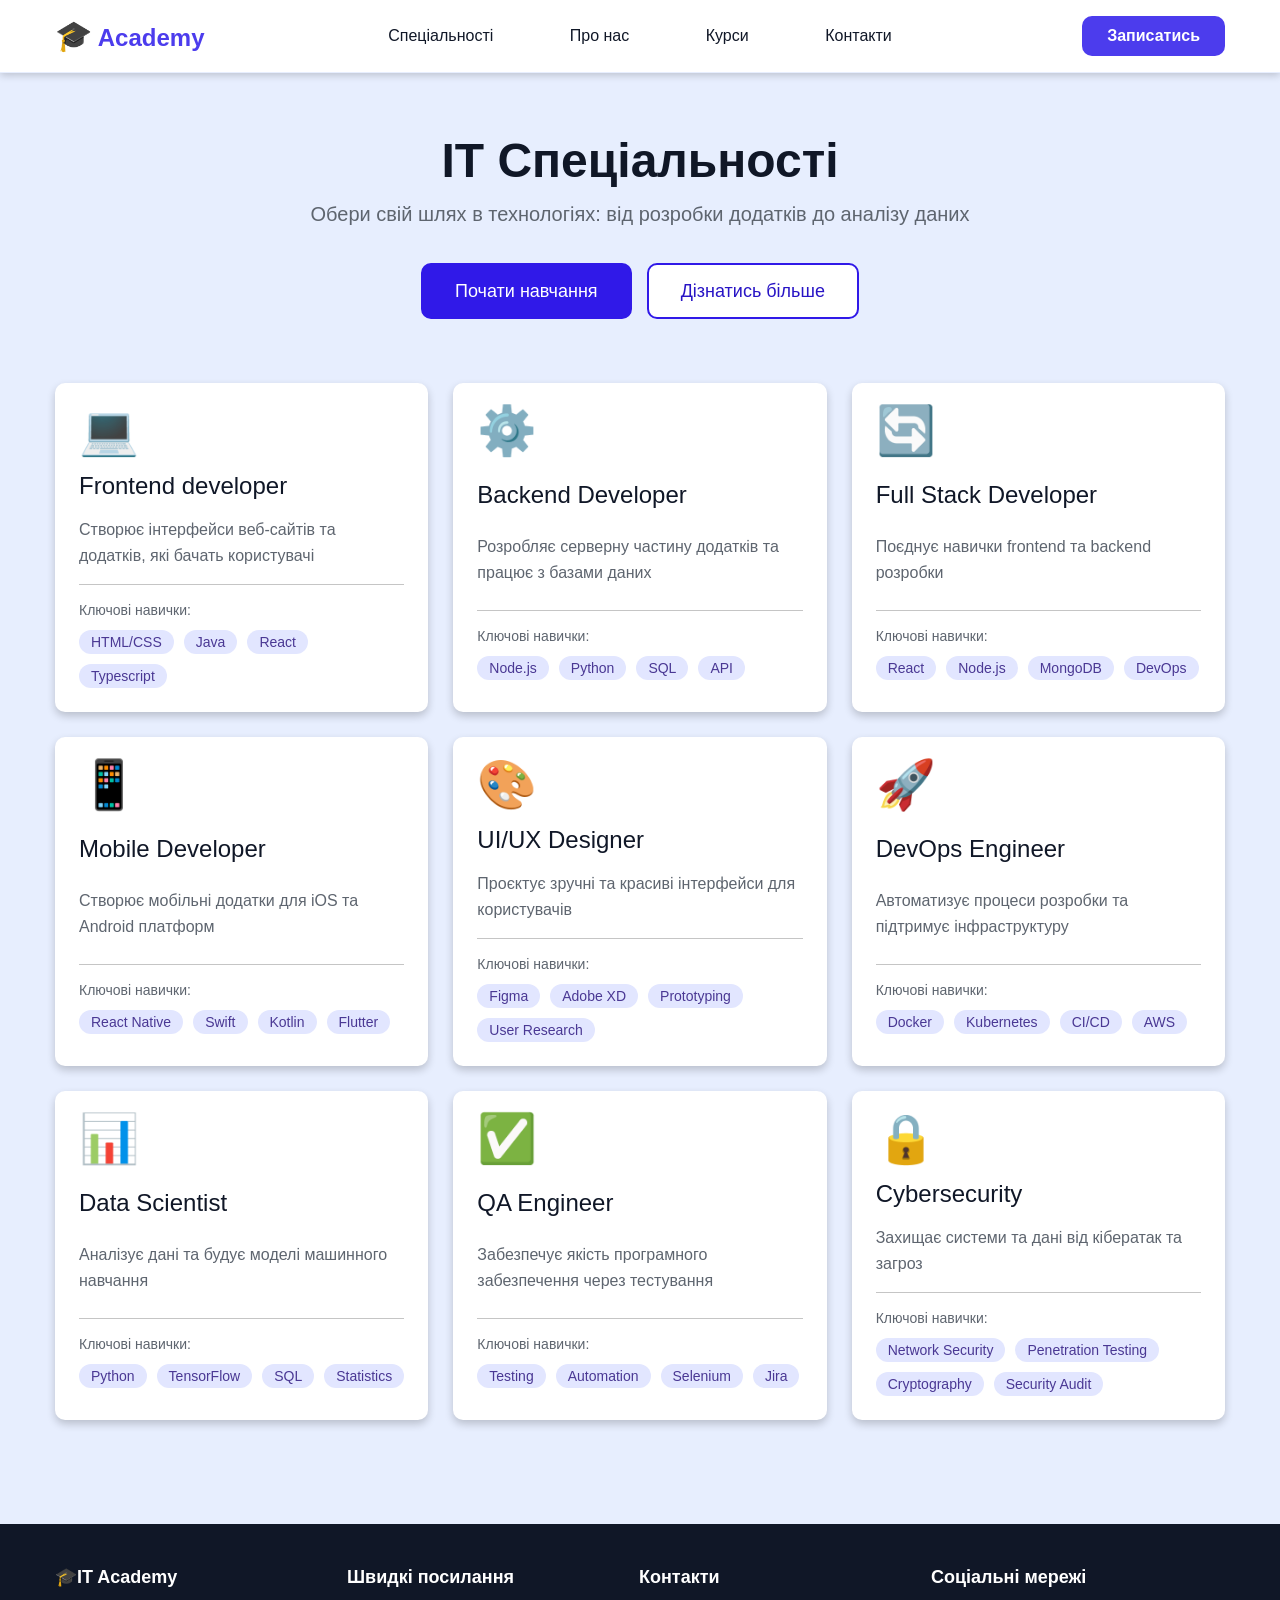
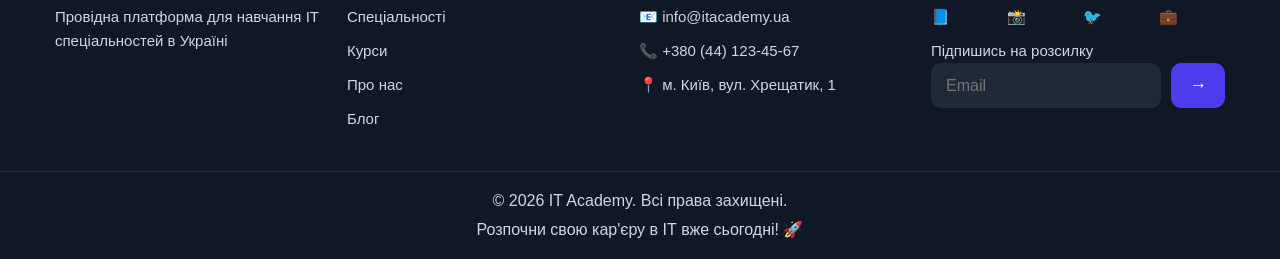
<file: lesson9/index.html>
<!DOCTYPE html>
<html lang="en">
<head>
    <link rel = "stylesheet" type = "text/css" href = "style/style.css"/>
    <meta charset="UTF-8">
    <title>Pugach Vsevolod</title>
</head>
<body>
<header class = "header">
    <div class = "wrapper header-grid">
        <div class = "logo"><span>🎓</span> Academy</div>
        <nav>
            <ul>
                <li><a href="#">Спеціальності
                </a></li>
                <li><a href="#">Про нас
                </a></li>
                <li><a href="#">Курси</a></li>
                <li><a href="#">Контакти</a></li>
            </ul>
        </nav>
    <button class = "header-btn">Записатись</button>
    </div>
</header>
<main>
    <section class = "start-studying">
        <div class = "wrapper start-studying-grid">
            <h1>ІТ Спеціальності</h1>
            <p>Обери свій шлях в технологіях: від розробки додатків до аналізу даних</p>
            <div class = "start-studying-buttons">
                <button class = "btn btn-start">Почати навчання</button>
                <button class = "btn btn-more">Дізнатись більше</button>
            </div>
        </div>
    </section>
    <section class = "cards-section">
        <div class = "wrapper">
            <div class = "cards-grid">
                <article class = "card">
                    <div class = "card-icon">💻</div>
                    <h2>Frontend developer</h2>
                    <p>Створює інтерфейси веб-сайтів та додатків, які бачать користувачі</p>
                    <div class = "skills">
                        <span>Ключові навички:</span>
                        <ul class = "tags">
                            <li>HTML/CSS</li>
                            <li>Java</li>
                            <li>React</li>
                            <li>Typescript</li>
                        </ul>
                    </div>
                </article>
                <article class = "card">
                    <div class = "card-icon">⚙️</div>
                    <h2>Backend Developer</h2>
                    <p>Розробляє серверну частину додатків та працює з базами даних</p>
                    <div class = "skills">
                        <span>Ключові навички:</span>
                        <ul class = "tags">
                            <li>Node.js</li>
                            <li>Python</li>
                            <li>SQL</li>
                            <li>API</li>
                        </ul>
                    </div>
                </article>
                <article class = "card">
                    <div class = "card-icon">🔄</div>
                    <h2>Full Stack Developer</h2>
                    <p>Поєднує навички frontend та backend розробки</p>
                    <div class = "skills">
                        <span>Ключові навички:</span>
                        <ul class = "tags">
                            <li>React</li>
                            <li>Node.js</li>
                            <li>MongoDB</li>
                            <li>DevOps</li>
                        </ul>
                    </div>
                </article>
                <article class = "card">
                    <div class = "card-icon">📱</div>
                    <h2>Mobile Developer</h2>
                    <p>Створює мобільні додатки для iOS та Android платформ</p>
                    <div class = "skills">
                        <span>Ключові навички:</span>
                        <ul class = "tags">
                            <li>React Native</li>
                            <li>Swift</li>
                            <li>Kotlin</li>
                            <li>Flutter</li>
                        </ul>
                    </div>
                </article>
                <article class = "card">
                    <div class = "card-icon">🎨</div>
                    <h2>UI/UX Designer</h2>
                    <p>Проєктує зручні та красиві інтерфейси для користувачів</p>
                    <div class = "skills">
                        <span>Ключові навички:</span>
                        <ul class = "tags">
                            <li>Figma</li>
                            <li>Adobe XD</li>
                            <li>Prototyping</li>
                            <li>User Research</li>
                        </ul>
                    </div>
                </article>
                <article class = "card">
                    <div class = "card-icon">🚀</div>
                    <h2>DevOps Engineer</h2>
                    <p>Автоматизує процеси розробки та підтримує інфраструктуру</p>
                    <div class = "skills">
                        <span>Ключові навички:</span>
                        <ul class = "tags">
                            <li>Docker</li>
                            <li>Kubernetes</li>
                            <li>CI/CD</li>
                            <li>AWS</li>
                        </ul>
                    </div>
                </article>
                <article class = "card">
                    <div class = "card-icon">📊</div>
                    <h2>Data Scientist</h2>
                    <p>Аналізує дані та будує моделі машинного навчання</p>
                    <div class = "skills">
                        <span>Ключові навички:</span>
                        <ul class = "tags">
                            <li>Python</li>
                            <li>TensorFlow</li>
                            <li>SQL</li>
                            <li>Statistics</li>
                        </ul>
                    </div>
                </article>
                <article class = "card">
                    <div class = "card-icon">✅</div>
                    <h2>QA Engineer</h2>
                    <p>Забезпечує якість програмного забезпечення через тестування</p>
                    <div class = "skills">
                        <span>Ключові навички:</span>
                        <ul class = "tags">
                            <li>Testing</li>
                            <li>Automation</li>
                            <li>Selenium</li>
                            <li>Jira</li>
                        </ul>
                    </div>
                </article>
                <article class = "card">
                    <div class = "card-icon">🔒</div>
                    <h2>Cybersecurity</h2>
                    <p>Захищає системи та дані від кібератак та загроз</p>
                    <div class = "skills">
                        <span>Ключові навички:</span>
                        <ul class = "tags">
                            <li>Network Security</li>
                            <li>Penetration Testing</li>
                            <li>Cryptography</li>
                            <li>Security Audit</li>
                        </ul>
                    </div>
                </article>
            </div>
        </div>
    </section>
</main>
<footer class = "footer">
    <div class = "footer-top">
   <div class = "wrapper footer-grid">
        <div class = "footer-column">
            <h3><span>🎓</span>IT Academy</h3>
            <p>Провідна платформа для навчання ІТ спеціальностей в Україні</p>
        </div>
        <div class = "footer-column">
            <h3>Швидкі посилання</h3>
            <ul>
                <li><a href="#">Спеціальності</a></li>
                <li><a href="#">Курси</a></li>
                <li><a href="#">Про нас</a></li>
                <li><a href="#">Блог</a></li>
            </ul>
        </div>
        <div class = "footer-column">
            <h3>Контакти</h3>
            <ul class = "contacts">
                <p><a href="#">📧 info@itacademy.ua</a></p>
                <p><a href="#">📞 +380 (44) 123-45-67</a></p>
                <p><a href="#">📍 м. Київ, вул. Хрещатик, 1</a></p>
            </ul>
        </div>
        <div class = "footer-column">
            <h3>Соціальні мережі</h3>
            <ul class = "social">
                <li><a href="#">📘</a></li>
                <li><a href="#">📸</a></li>
                <li><a href="#">🐦</a></li>
                <li><a href="#">💼</a></li>
            </ul>

            <p class = "subscribe-title">Підпишись на розсилку</p>
            <div class = "subscribe-grid">
                <input type="email" placeholder="Email">
                <button>→</button>
            </div>
        </div>
    </div>
    </div>
    <div class = "footer-bottom">
        <p>&copy; 2026 IT Academy. Всі права захищені.</p>

        <p>Розпочни свою кар'єру в ІТ вже сьогодні! 🚀</p>
    </div>
</footer>
</body>
</html>
</file>
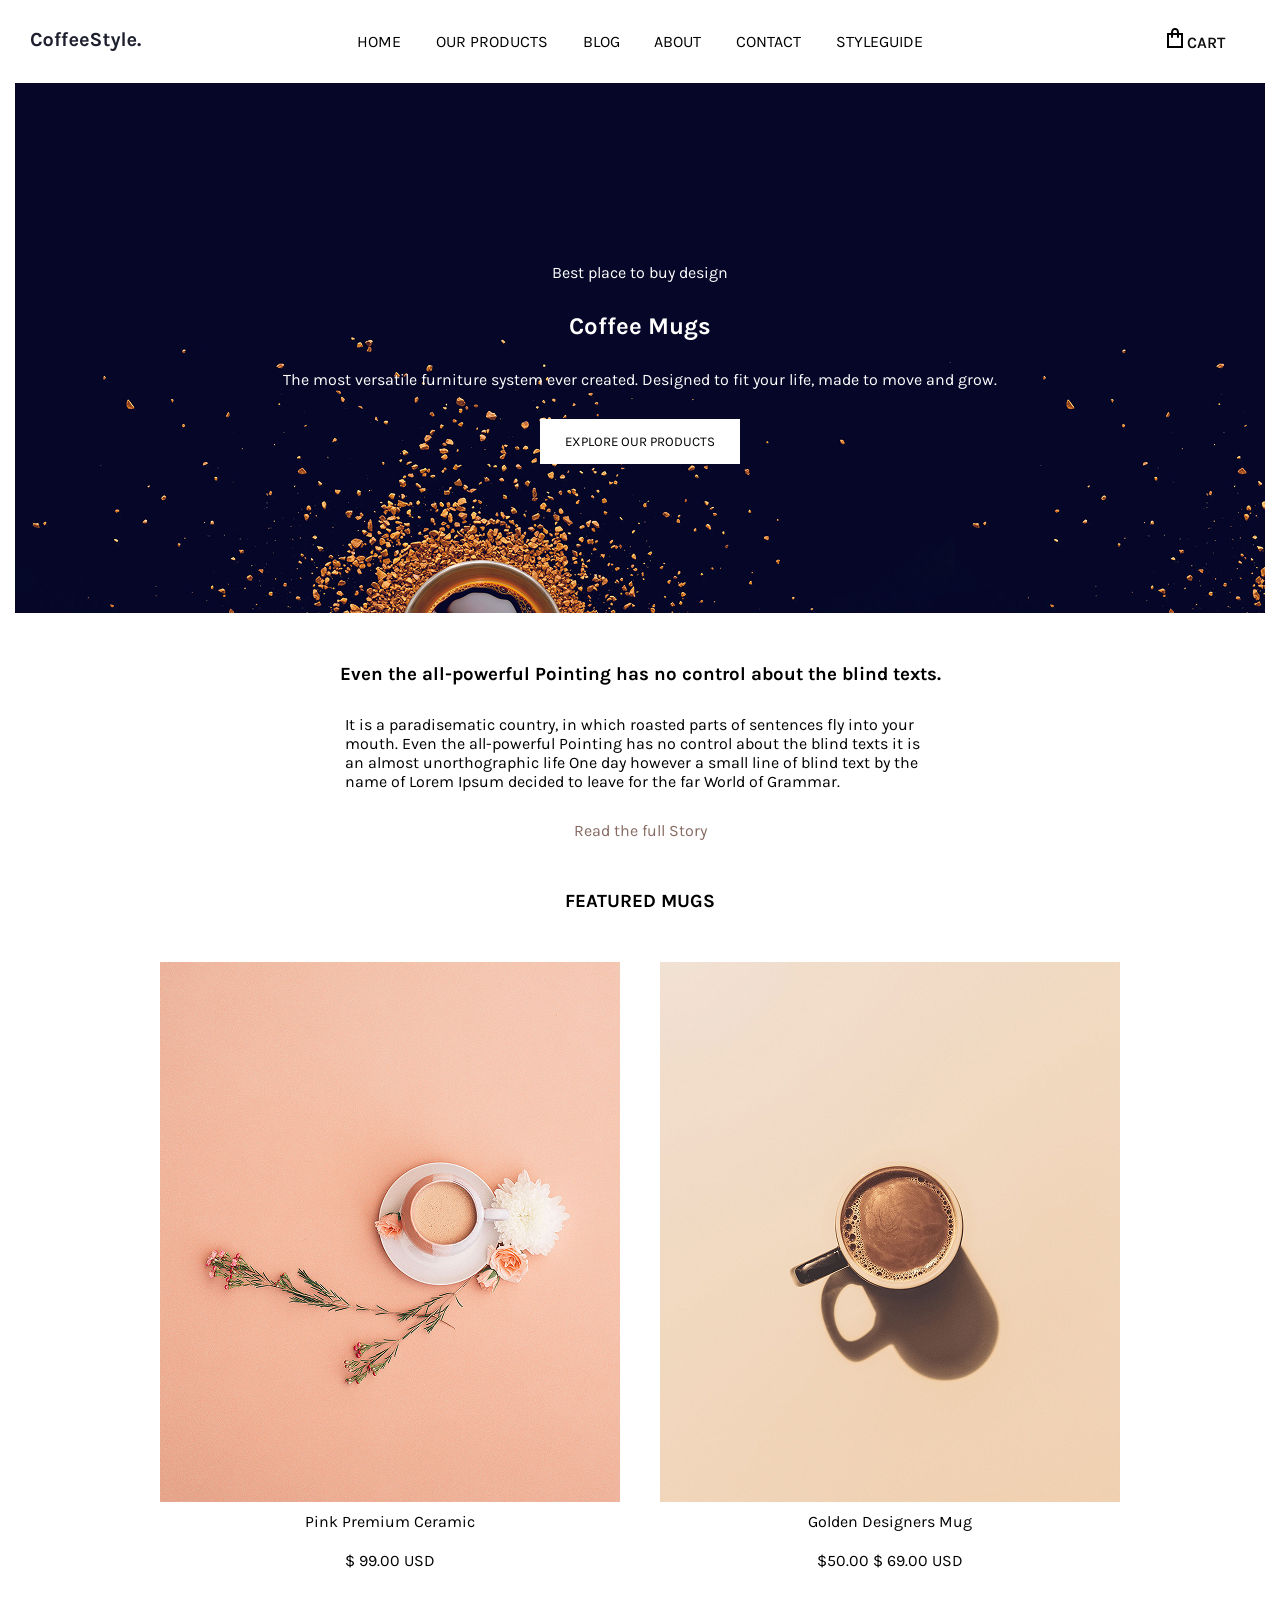
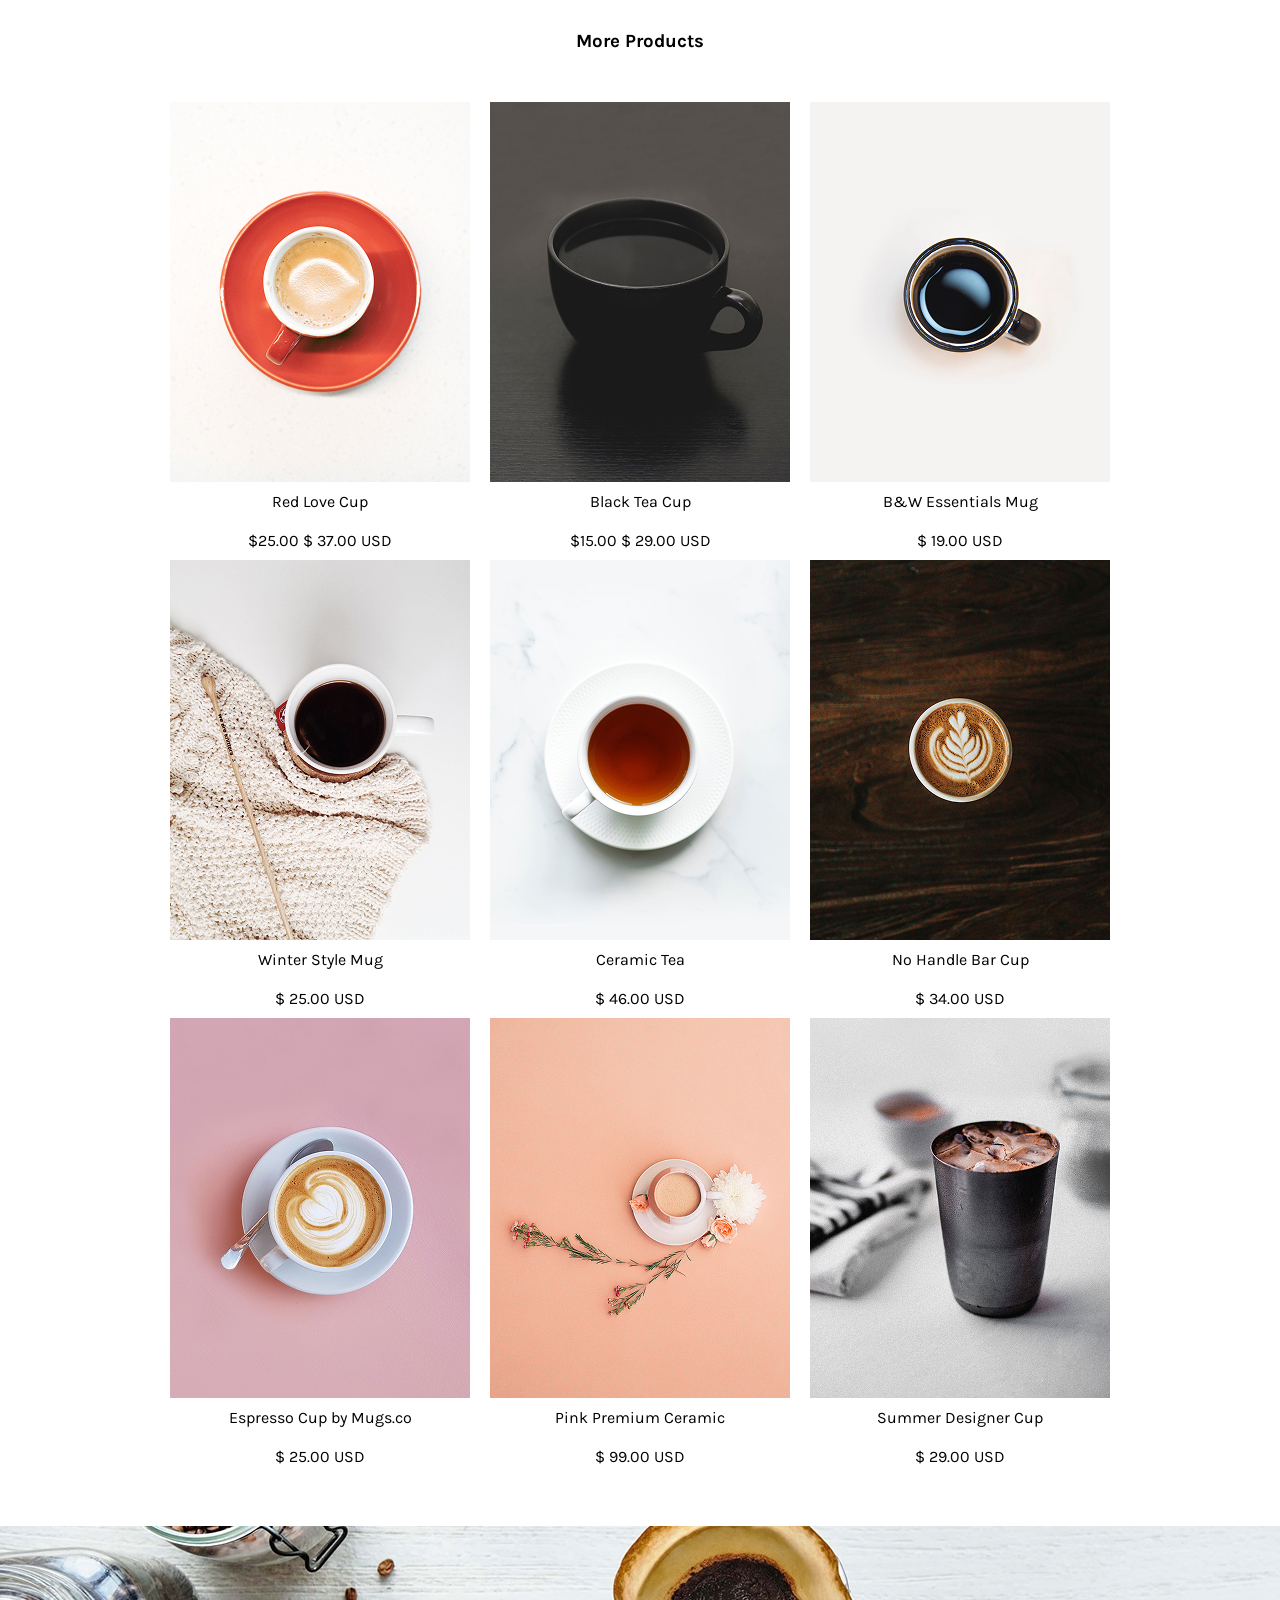
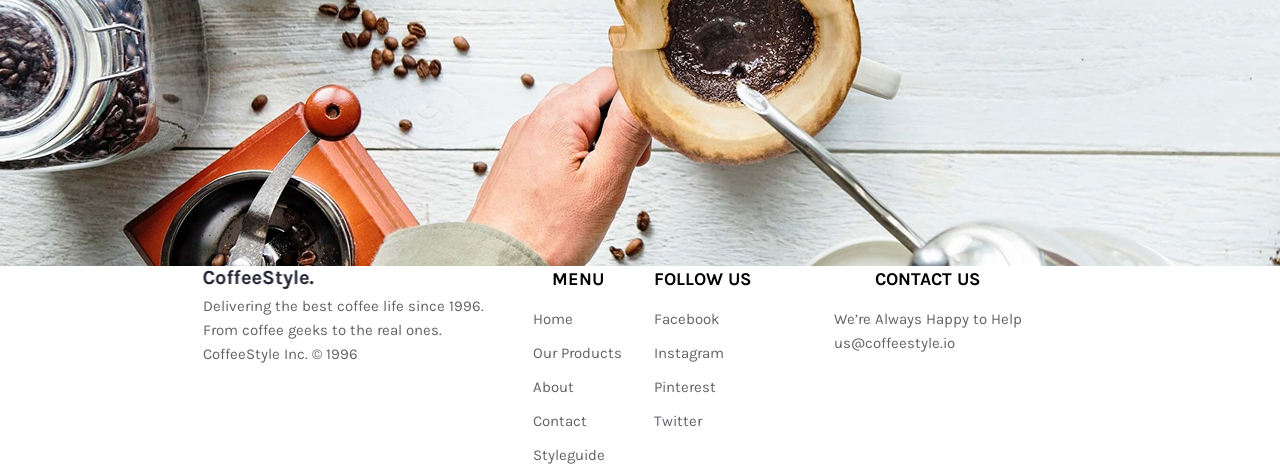
<file: zalikova/index.html>
<!DOCTYPE html>
<html lang="en">
<head>
    <link rel="stylesheet" href="style/style.css">
    <link rel="preconnect" href="https://fonts.googleapis.com">
    <link rel="preconnect" href="https://fonts.gstatic.com/" crossorigin>
    <link href="https://fonts.googleapis.com/css2?family=Karla:ital,wght@0,200..800;1,200..800&display=swap" rel="stylesheet">
    <meta charset="UTF-8">
    <title>Кава Пугач Всеволод</title>
</head>
<body>
<header class ="header wrapper">
    <div class = "header-top-grid">
        <div class = "logo"><svg width="112" height="24" viewBox="0 0 112 24" fill="none" xmlns="http://www.w3.org/2000/svg" xmlns:xlink="http://www.w3.org/1999/xlink">
            <path d="M0 0H112V24H0V0Z" fill="url(#pattern0_1_4)"/>
            <defs>
                <pattern id="pattern0_1_4" patternContentUnits="objectBoundingBox" width="1" height="1">
                    <use xlink:href="#image0_1_4" transform="scale(0.00446429 0.0208333)"/>
                </pattern>
                <image id="image0_1_4" width="224" height="48" preserveAspectRatio="none" xlink:href="[data-uri]"/>
            </defs>
        </svg>
        </div>
        <nav>
            <ul>
                <li><a href="#">HOME</a></li>
                <li><a href="#">OUR PRODUCTS</a></li>
                <li><a href="#">BLOG</a></li>
                <li><a href="#">ABOUT</a></li>
                <li><a href="#">CONTACT</a></li>
                <li><a href="#">STYLEGUIDE</a></li>
            </ul>
        </nav>
        <button class = "header-top-btn">
            <svg width="16" height="20" viewBox="0 0 16 20" fill="none" xmlns="http://www.w3.org/2000/svg" xmlns:xlink="http://www.w3.org/1999/xlink">
                <path d="M0 0H16V20H0V0Z" fill="url(#pattern0_1_34)"/>
                <defs>
                    <pattern id="pattern0_1_34" patternContentUnits="objectBoundingBox" width="1" height="1">
                        <use xlink:href="#image0_1_34" transform="scale(0.03125 0.025)"/>
                    </pattern>
                    <image id="image0_1_34" width="32" height="40" preserveAspectRatio="none" xlink:href="[data-uri]"/>
                </defs>
            </svg>
            CART</button>
    </div>
    <div class = "header-bottom-grid">
        <p>Best place to buy design</p>
        <h2>Coffee Mugs</h2>
        <p>The most versatile furniture system ever created. Designed to fit your life, made to move and grow.</p>
        <button class = "header-bottom-btn">EXPLORE OUR PRODUCTS</button>
    </div>
</header>
<main class="wrapper">
    <section class="story-grid">
        <h3>Even the all-powerful Pointing has no control about the blind texts.</h3>
        <p>It is a paradisematic country, in which roasted parts of sentences fly into your mouth. Even the all-powerful Pointing has no control about the blind texts it is an almost unorthographic life One day however a small line of blind text by the name of Lorem Ipsum decided to leave for the far World of Grammar.</p>
        <button class = "story-grid-btn">Read the full Story</button>
    </section>
    <h3>FEATURED MUGS</h3>
    <div class="feature-grid">
        <article class="feature-mug">
            <img src="image/2.png">
            <p>Pink Premium Ceramic</p>
            <p class="price">$ 99.00 USD</p>
        </article>
        <article class="feature-mug">
            <img src="image/3.png">
            <p>Golden Designers Mug</p>
            <p class="disc-price">$50.00 <span>$ 69.00 USD</span></p>
        </article>
    </div>
    <h3>More Products</h3>
    <div class="products-grid">
        <article class="feature-mug">
            <img src="image/4.png">
            <p>Red Love Cup</p>
            <p class="disc-price">$25.00 <span>$ 37.00 USD</span></p>
        </article>
        <article class="feature-mug">
            <img src="image/5.png">
            <p>Black Tea Cup</p>
            <p class="disc-price">$15.00 <span>$ 29.00 USD</span></p>
        </article>
        <article class="feature-mug">
            <img src="image/6.png">
            <p>B&W Essentials Mug</p>
            <p class="price">$ 19.00 USD</p>
        </article>
        <article class="feature-mug">
            <img src="image/7.png">
            <p>Winter Style Mug</p>
            <p class="price">$ 25.00 USD</p>
        </article>
        <article class="feature-mug">
            <img src="image/8.png">
            <p>Ceramic Tea</p>
            <p class="price">$ 46.00 USD</p>
        </article>
        <article class="feature-mug">
            <img src="image/9.png">
            <p>No Handle Bar Cup</p>
            <p class="price">$ 34.00 USD</p>
        </article>
        <article class="feature-mug">
            <img src="image/10.png">
            <p>Espresso Cup by Mugs.co</p>
            <p class="price">$ 25.00 USD</p>
        </article>
        <article class="feature-mug">
            <img src="image/11.png">
            <p>Pink Premium Ceramic</p>
            <p class="price">$ 99.00 USD</p>
        </article>
        <article class="feature-mug">
            <img src="image/12.png">
            <p>Summer Designer Cup</p>
            <p class="price">$ 29.00 USD</p>
        </article>
    </div>
</main>
<footer class = "footer">
    <div class = "footer-top">
        <img src="image/13.png">
    </div>
    <div class = "wrapper footer-grid">
        <div class = "footer-column">
            <svg width="111" height="24" viewBox="0 0 111 24" fill="none" xmlns="http://www.w3.org/2000/svg" xmlns:xlink="http://www.w3.org/1999/xlink">
                <path d="M0 0H111V24H0V0Z" fill="url(#pattern0_1_322)"/>
                <defs>
                    <pattern id="pattern0_1_322" patternContentUnits="objectBoundingBox" width="1" height="1">
                        <use xlink:href="#image0_1_322" transform="matrix(0.0045045 0 0 0.0208333 -0.0045045 0)"/>
                    </pattern>
                    <image id="image0_1_322" width="224" height="48" preserveAspectRatio="none" xlink:href="[data-uri]"/>
                </defs>
            </svg>
            <p>Delivering the best coffee life since 1996. From coffee geeks to the real ones.</p>
            <p>CoffeeStyle Inc. &copy; 1996</p>
        </div>
        <div class="footer-column">
            <h3>MENU</h3>
            <ul>
                <li><a href="#">Home</a></li>
                <li><a href="#">Our Products</a></li>
                <li><a href="#">About</a></li>
                <li><a href="#">Contact</a></li>
                <li><a href="#">Styleguide</a></li>
            </ul>
        </div>
        <div class="footer-column">
            <h3>FOLLOW US</h3>
            <ul>
                <li><a href="#">Facebook</a></li>
                <li><a href="#">Instagram</a></li>
                <li><a href="#">Pinterest</a></li>
                <li><a href="#">Twitter</a></li>
            </ul>
        </div>
        <div class="footer-column">
            <h3>CONTACT US</h3>
            <p>We’re Always Happy to Help</p>
            <span style="mail"><a ref="mailto:us@coffeestyle.io">us@coffeestyle.io</a></span>
        </div>
    </div>
</footer>
</body>
</html>
</file>
<file: lesson10/style/style.css>
*{
    margin: 0;
    padding: 0;
    box-sizing: border-box;
}
body{
    font-family: Segoe UI, Tahoma, Geneva, Verdana, sans-serif;
    line-height: 1.5;
}
.container{
    width: 100%;
    max-width: 1200px;
    margin: 0 auto;
    padding: 0 5%;
}
h1{
    text-align: center;
    margin: 40px 0;
    font-size: 1.8rem;
}
.grid{
    display: flex;
    flex-direction: column;
    gap: 20px;
}
.card{
    background-color: #ffbfbf;
    padding: 50px 20px;
    border-radius: 10px;
    border-left: 5px solid #453d3d;
}
@media (min-width: 768px){
    h1{
        font-size: 3rem;
    }
    .grid{
        display: grid;
        grid-template-columns: repeat(auto-fit, minmax(300px, 1fr));
        gap: 30px;
    }
    .card{
        border-left: none;
        border-top: 5px solid #453d3d;
    }
}
</file>
<file: lesson11-praktyka/style/style.css>
:root {
    font-family: Verdana, Geneva, Tahoma, sans-serif;
    font-size: 12px;
    line-height: 1.5;
}
*, *:before, *:after {
    box-sizing: inherit;
}
* {
    margin: 0;
    padding: 0;
    text-decoration: none;
    list-style: none;
}
body {
    background: #C9A5AA;
}
.wrapper {
    margin: 12px;
}
nav {
    display: flex;
    flex-direction: column;
    text-align: center;
    align-items: center;
    font-size: 14px;
    border-radius: 8px;
    background: #F4D3D3;
    padding: 10px 0;
}
nav ul li{
    padding: 6px 0;
}
.menu{
    font-family: "Arial Black", sans-serif;
    padding: 10px 0;
    display: block;
}
.nav li{
    padding: 6px 0;
    display: block;
    width: 100%;
}
.nav{
    width: 100%;
}
.nav > li:hover{
    background: #FFF;
}
:link{
    color: #006EBE;
}
:link:hover{
    color: #5EAAE0;
}
:visited{
    color: #0B257D;
}
main{
    display: flex;
    flex-direction: column;
    padding: 16px;
    background: #FFF;
    border-radius: 8px 8px 0 0;
    margin-top: 16px;
    row-gap: 16px;
}
.main{
    display: flex;
    flex-direction: column;
    row-gap: 16px;
}
.date{
    background: #E9E9E9;
    padding: 8px;
    border-radius: 8px;
    display: flex;
    column-gap: 6px;
}
h1{
    font-size: 24px;
}
.info h2,
.movie h2{
    font-size: 18px;
    font-weight: bold;
}
.info{
    display: flex;
    flex-direction: column;
    row-gap: 8px;
}
figure{
    background: #F4D3D3;
    border-radius: 10px;
    text-align: center;
    font-style: italic;
}
figure img{
    display: block;
    max-width: 100%;
}
figcaption{
    padding: 10px 0;
}
.movie ol li{
    padding: 10px;
    border-bottom: 1px solid #C9A5AA;
    padding-left: 30px;
}
ol > li::before{
    content: counter(list-item) ".";
    display: inline-block;
    margin-left: -20px;
    width: 20px;
}
ol > li:last-child{
    border-bottom: none;
}
ol > li:first-child{
    background: #FCF5E9;
}
ol > li:nth-child(even){
    background: #FCE9E9;
}
footer{
    padding: 20px;
    border-radius: 0 0 8px 8px;
    background: #F4D3D3;
}
@media (min-width: 620px){
    .menu{
        display: none;
    }
    nav{
        display: flex;
        flex-direction: row;
        max-width: 27rem;
        padding: 10px;
    }
    .nav{
        width: auto;
    }
    .nav li{
        display: inline;
        width: auto;
        margin: 6px;
    }
    nav ul li{
        padding: 0;
    }
    footer{
        text-align: center;
    }
    h1{
        font-size: 42px;
    }
    h2{
        font-size: 24px;
    }
    :root{
        font-size: 14px;
    }
    figure{
        display: flex;
        flex-direction: column;
        justify-content: center;
        align-items: center;
        padding: 0 20px;
    }
    figure img{
        border-radius: 4px 4px 4px 4px;
        margin: 20px 0 0 0;
    }
    main{
        padding: 16px 50px;
    }
    .wrapper{
        margin: 16px 50px;
    }
}
@media (min-width: 820px){
    .wrapper{
        margin: 50px auto;
        max-width: 820px;
    }
    nav{
        min-width: 97.56%;
    }
    .nav{
        width: 100%;
    }
    .nav li{
        width: 100%;
    }
}
</file>
<file: lesson13/style/style.css>
*{
    margin: 0;
    padding: 0;
    box-sizing: border-box;
    text-decoration: none;
}
body{
    background: #0f172a;
    font-family: "Inter", sans-serif;
    color: #fff;
}
.wrapper{
    max-width: 1250px;
    margin: 0 auto;
    padding: 50px;
}
header{
    display: flex;
    justify-content: space-around;
    padding: 30px;
    align-items: center;
    box-shadow: 0 1px 2px rgba(0,0,0,2);
    position: sticky;
    top: 0;
    z-index: 100;
    column-gap: 350px;
    background: rgba(15, 23, 42, 0.79);
}
.logo{
    font-size: 1.5rem;
    font-weight: bold;
}
.logo span{
    color: #357cea;
}
.menu{
    display: flex;
    justify-content: center;
    align-items: center;
    gap: 10px;
}
h1{
    color: #51c3ff;
    font-size: 4rem;
}
.hed{
    color: #8e909f;
    font-size: 1.3rem;
    margin-top: 20px;
}
.btn-edit{
    position: fixed;
    height: 70px;
    width: 70px;
    bottom: 25px;
    right: 25px;
    background: #2b7eff;
    color: #fff;
    border: none;
    padding: 5px 10px;
    border-radius: 50%;
    cursor: pointer;
    box-shadow: 0 10px 20px rgba(0,0,0,0.2);
}
.logo-main{
    color: #122341;
    position: relative;
    left: 1000px;
    bottom: 100px;
}
h2{
    background: #0f172a;
    font-size: 2.5rem;
    padding-bottom: 15px;
    border-bottom: 1px solid rgb(29, 42, 61);
    position: sticky;
    top: 100px;
}
.explore{
    margin: 20px 0;
    display: flex;
    justify-content: center;
    align-items: center;
    gap: 10px;
}
.card{
    padding: 15px;
    background: #1d2a3d;
    border-radius: 10px;
    border: 1px solid rgb(75, 92, 122);
}
.card:hover{
    box-shadow: 0 0 20px rgba(69, 115, 232, 0.44);
    border-color: rgb(99, 150, 234);
}
.learn-list{
    margin: 20px 0;
    display: flex;
    gap: 5px;
}
.learn-list p{
    border-radius: 5px;
    color: #7aacdd;
    padding: 5px 5px;
    border: 1px solid #4c8bea;
    background: #26354a;
}
h3{
    font-size: 1.5rem;
    margin: 10px 0;
}
.card > p{
    color: #95a1af;
}
.but-front{
    color: #fff;
    background: #fc2b36;
    font-weight: bold;
    border-radius: 15px;
    width: auto;
    font-size: 0.9rem;
    padding: 5px 10px;
}
.but-back{
    color: #fff;
    background: #00c94f;
    font-weight: bold;
    border-radius: 15px;
    width: auto;
    font-size: 0.9rem;
    padding: 5px 10px;
}
.but-cyber{
    color: #fff;
    background: #2b7efe;
    font-weight: bold;
    border-radius: 15px;
    width: auto;
    font-size: 0.9rem;
    padding: 5px 10px;
}
.h-choose{
    margin-top: 100px;
}
footer{
    border-top: 1px solid rgb(29, 42, 61);
    padding: 50px;
    display: flex;
    flex-direction: column;
    justify-content: center;
    align-items: center;
    gap: 10px;
}
.why-choose{
    margin: 20px 0;
    display: flex;
    justify-content: space-between;
    align-items: center;
    gap: 10px;
}
.card-why{
    padding: 25px;
    background: #141f33;
    border-radius: 10px;
    border: 1px solid rgb(53, 75, 113);
    flex: 1;
}
h4{
    font-size: 1.2rem;
    margin: 20px 0;
}
.card-why span{
    font-size: 1.5rem;
    background: #1b325e;
    border-radius: 5px;
    padding: 10px;
}
.card-why p{
    font-size: 0.9rem;
    color: #8b9fb8;
}
.learning-roadmap{
    margin: 20px 0 100px 0;
    display: flex;
    gap: 10px;
    flex-direction: column;
}
.card-roadmap{
    background: #1d2a3d;
    border-radius: 10px;
    border: 1px solid rgb(53, 75, 113);
    flex: 1;
    padding: 5px 50px;
}
.card-roadmap:hover{
    border-color: rgb(99, 150, 234);
}
.card-roadmap p{
    margin: 20px 0;
    font-size: 0.9rem;
    color: #748da3;
}
h4 > span{
    font-size: 0.8rem;
    margin: 20px;
    font-weight: 400;
    color: #626878;
}
footer p{
    font-size: 0.8rem;
    color: #5a6b8b;
}
.circle::before {
    content: "";
    position: absolute;
    left: 430px;
    width: 18px;
    height: 18px;
    background: #2b7fff;
    border: 4px solid #0f172a;
    border-radius: 50%;
    z-index: 100;
}
</file>
<file: lesson14/style/style.css>
*{
    margin: 0;
    padding: 0;
    box-sizing: border-box;
    text-decoration: none;
    list-style: none;
}
html{
    font-family: Inter, sans-serif;
    font-size: 16px;
}
body{
    background: #0f172a;
    color: #fff;
}
.wrapper{
    width: 100%;
    max-width: 1200px;
    margin: 0 auto;
    padding: 30px 0;
}
header {
    position: fixed;
    top: 0;
    left: 0;
    width: 100%;
    z-index: 1000;
    background: rgba(15, 23, 42, 0.91);
    border-bottom: 1px solid rgb(49, 58, 92);
}
.header-content{
    display: flex;
    justify-content: space-between;
    align-items: center;
}
.logo{
    font-size: 1.3rem;
    font-weight: 700;
}
.logo span{
    color: #4273ea;
}
.menu{
    display: flex;
    align-items: center;
    gap: 10px;
    color: #fff;
    font-size: 1rem;
}
.menu-icon{
    font-size: 1.5rem;
}
.hero-section{
    padding: 120px 0 120px 0;
}
.hero-content{
    position: relative;
}
.hero-content h1{
    font-size: 3.75rem;
    line-height: 1;
    color: #4273ea;
    margin-bottom: 20px;
}
.hero-content p{
    color: #5d6f9c;
    font-size: 1.2rem;
    line-height: 1.4;
    max-width: 650px;
}
.code-icon{
    position: absolute;
    top: 40px;
    right: 20px;
    font-size: 5rem;
    font-weight: 700;
    color: #132442;
}
.career-section, .benefits-section, .roadmap-section{
    padding: 40px 0;
}
.section-title{
    position: sticky;
    top: 60px;
    z-index: 20;
    font-size: 2rem;
    line-height: 1.2;
    padding: 25px 0 15px 0;
    border-bottom: 1px solid rgb(49, 58, 92);
    margin-bottom: 30px;
}
.career-card{
    position: relative;
    overflow: hidden;
    min-height: 235px;
    padding: 22px 25px;
    background: #1d2a3d;
    border-radius: 10px;
    border: 1px solid #70829c;
    transition: transform 0.3s ease, border-color 0.3s, box-shadow 0.3s ease;
    max-width: 33%;
}
.career-card::before{
    content: '';
    position: absolute;
    inset: 0;
    background: radial-gradient(circle at top right, rgba(47, 129, 246, 0.23), transparent 60%);
    opacity: 0;
    transition: opacity 0.3s ease;
}
.career-card:hover::before{
    opacity: 1;
}
.career-card:hover::after{
    transform: translateY(-5px);
    border-color: #334966;
    box-shadow: 0 10px 35px rgba(47, 129, 247, 0.25);
}
.career-card > *{
    position: relative;
    z-index: 2;
}
.badge{
    display: inline-block;
    color: #fff;
    font-size: 0.75rem;
    font-weight: 700;
    padding: 5px 15px;
    border-radius: 10px;
    margin: 15px;
}
.badge-red{
    background: #dc3545;
}
.badge-green{
    background: #27c531;
}
.badge-blue{
    background: #2160d5;
}
.career-card h3 {
    font-size: 1.5rem;
    line-height: 1.3;
    margin-bottom: 10px;
}
.career-card p{
    color: #d2dbe8;
    font-size: 1rem;
    line-height: 1.6;
}
.tags{
    display: flex;
    flex-wrap: wrap;
    gap: 10px;
    margin-top: 10px;
}
.tags span{
    white-space: nowrap;
    padding: 5px 10px;
    font-size: 0.9rem;
    border: 1px solid rgb(53, 75, 113);
    border-radius: 8px;
    color: #50bfff;

}
.card-list{
    display: flex;
    gap: 20px;

}
.benefit-card{
    max-width: 33%;
    padding: 25px;
    background: #141f33;
    border: 1px solid rgb(53, 75, 113);
    border-radius: 10px;
    display: flex;
    flex-direction: column;
    flex:1;
    row-gap: 15px;
}
.benefits-cards{
    display: flex;
    gap: 20px;

}
.benefit-icon{
    width: 50px;
    height: 50px;
    border-radius: 15px;
    background: #141f33;
    display: flex;
    align-items: center;
    justify-content: center;
    font-size: 1.5rem;
}
.benefit-card h3{
    font-size: 1.2rem;
    line-height: 1.3;

}
.benefit-card p{
    font-size: 0.9rem;
    line-height: 1.4;
    color: #c5cdd6;
}
.roadmap-list{
    position: relative;

}
/*.roadmap-list::before{*/
/*    content: '';*/
/*    position: absolute;*/
/*    left: 0;*/
/*    top: 50px;*/
/*    bottom: 50px;*/
/*    width: 2px;*/
/*    background: #2a67d3;*/
/*}*/
.roadmap-card{
    position: relative;
    min-height: 100px;
    padding: 25px 40px 25px 40px;
    background: #1d2a3d;
    border-radius: 20px;
    border: 1px solid #334966;
    margin-bottom: 15px;
}
.roadmap-circle{
    position: absolute;
    left: -10px;
    top: 45px;
    width: 20px;
    height: 20px;
    border-radius: 50%;
    background: #2a67d3;
    border: 3px solid #132442;
}
.roadmap-head{
    display: flex;
    align-items: center;
    gap: 15px;
    margin-bottom: 15px;
}
.roadmap-head h3{
    font-size: 1.2rem;
    line-height: 1.6;
    white-space: nowrap;
}
.roadmap-head span{
    color: #c5cdd6;
    font-weight: 300;
    font-size: 0.75rem;
}
.roadmap-content p{
    color: #c5cdd6;
    font-size: 0.9rem;
    line-height: 1.5;

}
footer{
    text-align: center;
    display: flex;
    flex-direction: column;
    row-gap: 20px;
    padding: 50px;
}
.roadmap-section{
    border-bottom: 1px solid rgb(49, 58, 92);
}
footer p{
    color: #c5cdd6;
    font-size: 0.9rem;
}
.chat-button{
    position: fixed;
    right: 30px;
    bottom: 30px;
    width: 70px;
    height: 70px;
    background: #2c7efe;
    display: flex;
    align-items: center;
    justify-content: center;
    border-radius: 50%;
    transition: scale 0.5s ease, background-color 0.3s ease;
}
.chat-button:hover{
    transform: scale(1.2);
    background: #2263dc;
}

@media (max-width: 1024px) {
    .wrapper {
        padding: 30px 20px;
    }
    .hero-content h1 {
        font-size: 3rem;
    }
    .card-list, .benefits-cards {
        flex-wrap: wrap;
    }
    .career-card, .benefit-card {
        max-width: calc(50% - 20px);
        flex: 1 1 calc(50% - 20px);
    }
}


@media (max-width: 768px) {
    .hero-section {
        padding: 100px 0 60px 0;
    }
    .hero-content h1 {
        font-size: 2.5rem;
    }
    .hero-content p {
        font-size: 1.1rem;
    }
    .code-icon {
        display: none;
    }
    .section-title {
        font-size: 1.5rem;
        top: 55px;
    }
    .card-list, .benefits-cards {
        flex-direction: column;
    }
    .career-card, .benefit-card {
        max-width: 100%;
        min-height: auto;
    }
    .badge {
        margin: 0 0 15px 0;
    }
    .chat-button {
        width: 60px;
        height: 60px;
        right: 20px;
        bottom: 20px;
    }
}

@media (max-width: 480px) {
    .hero-content h1 {
        font-size: 2rem;
    }
    .roadmap-head {
        flex-direction: column;
        align-items: flex-start;
        gap: 5px;
    }
}
</file>
<file: lesson15-form/style/style.css>
/*
* Prefixed by https://autoprefixer.github.io
* PostCSS: v8.4.14,
* Autoprefixer: v10.4.7
* Browsers: last 4 version
*/

*{
    margin: 0;
    padding: 0;
    -webkit-box-sizing: border-box;
    box-sizing: border-box;
    list-style: none;
}
body{
    background: #fbfcff;
}
html{
    font-family: sans-serif;
    font-size: 16px;
}
.wrapper{
    max-width: 800px;
    background: #fff;
    margin: 50px auto;
    padding: 30px 30px;
    border-radius: 15px;
    -webkit-box-shadow: 2px 12px 15px #ccc;
    box-shadow: 2px 12px 15px #ccc;
}
h1{
    color: #4747e7;
}
h2{
    font-size: 20px;
}
span{
    color: #404b68;
    font-weight: 600;
    font-size: 16px;
}
h4{
    color: #5e5e5e;
    font-weight: 300;
}
header{
    display: -webkit-box;
    display: -ms-flexbox;
    display: flex;
    -webkit-box-orient: vertical;
    -webkit-box-direction: normal;
    -ms-flex-direction: column;
    flex-direction: column;
    text-align: center;
}
header p{
    color: #8a8a8a;
    font-weight: 200;
    font-size: 14px;
    margin: 20px 0;
}
.personal{
    background: #f0f4ff;
    margin: 30px 0;
    padding: 30px;
    border-radius: 15px;
}
.personal h2{
    color: #273887;
    font-weight: 600;
    margin-bottom: 20px;
}
.name{
    display: -ms-grid;
    display: grid;
    -ms-grid-columns: 1fr 10px 1fr;
    grid-template-columns: 1fr 1fr;
    gap: 10px;
}
.name-label{
    display: -webkit-box;
    display: -ms-flexbox;
    display: flex;
    -webkit-box-orient: vertical;
    -webkit-box-direction: normal;
    -ms-flex-direction: column;
    flex-direction: column;
}
.name input,
.professional input
{
    width: 100%;
    height: 45px;
    margin-top: 10px;
    border-radius: 8px;
    padding: 0 15px;
    border: 1px solid #8c8c8c;
    border-left: 2px solid #185cfb;
}
.additional input{
    width: 100%;
    height: 45px;
    margin-top: 10px;
    border-radius: 8px;
    padding: 0 15px;
    border: 1px solid #8c8c8c;
}
.professional{
    background: #f8f5ff;
    margin: 30px 0;
    padding: 30px;
    border-radius: 15px;
}
.professional h2{
    color: #263576;
    font-weight: 600;
    margin-bottom: 20px;
}
.job{
    display: -ms-grid;
    display: grid;
    -ms-grid-columns: 1fr 10px 1fr;
    grid-template-columns: 1fr 1fr;
    gap: 10px;
}
.professional select{
    width: 100%;
    height: 45px;
    margin-top: 10px;
    border-radius: 8px;
}
.additional{
    background: #fcf4fb;
    margin: 30px 0;
    padding: 30px;
    border-radius: 15px;
}
.additional h2{
    color: #5e167c;
    font-weight: 600;
    margin-bottom: 20px;
}
.git-port{
    display: -ms-grid;
    display: grid;
    -ms-grid-columns: 1fr 10px 1fr;
    grid-template-columns: 1fr 1fr;
    gap: 10px;
    margin-bottom: 10px;
}
.additional select{
    width: 100%;
    height: 45px;
    margin-top: 10px;
    border-radius: 8px;
}
.additional textarea{
    width: 100%;
    height: 160px;
    margin-top: 10px;
    border-radius: 8px;
    padding: 15px;
}
.agreement-block{
    background: #f9fafc;
    border-radius: 15px;
    width: 100%;
    padding: 20px;
    margin: 20px 0;
}
button{
    width: 100%;
    background: -webkit-gradient(linear, left top, right top, from(#185cfb), to(#503af7));
    background: -o-linear-gradient(left, #185cfb, #503af7);
    background: linear-gradient(90deg, #185cfb, #503af7);
    height: 45px;
    color: #fff;
    font-size: 32px;
    font-weight: 600;
    border-radius: 15px;
    margin-top: 50px;
}
.resume input{
    border: none;
    width: 100%;
    height: 45px;
}
footer h5{
    font-size: 18px;
    color: #333b86;
    margin-bottom: 20px;
}
footer{
    background: #eff6ff;
    padding: 20px;
    border-radius: 15px;
    margin: 20px 0;
    border: 1px solid #91b9ec;
}
footer li{
    color: #333b86;
    font-size: 14px;
    margin: 5px 0;
}
.agreement{
    display: -webkit-box;
    display: -ms-flexbox;
    display: flex;
    -webkit-box-orient: horizontal;
    -webkit-box-direction: normal;
    -ms-flex-direction: row;
    flex-direction: row;
    gap: 20px;
    -webkit-box-align: start;
    -ms-flex-align: start;
    align-items: start;
    color: #474747;
    font-weight: 500;
}
.agreement p:hover{
    color: #335ce3;
}
.resume input[type="file"]::-webkit-file-upload-button{
    border: none;
    background: none;
}
.resume input[type="file"]::file-selector-button{
    border: none;
    background: none;
}
.resume input{
    background: #fff;
    height: 45px;
    border-radius: 10px;
    border: 1px solid #8c8c8c;
    padding: 10px;
}
input:focus{
    border: 2px solid rgb(51, 92, 227);
    -webkit-box-shadow: 0 0 5px #185cfb;
    box-shadow: 0 0 5px #185cfb;
}
input:hover{
    border: 2px solid rgba(207, 207, 207, 0.2);
}
</file>
<file: lesson16_animation/style/style.css>
*{
    margin: 0;
    padding: 0;
    box-sizing: border-box;
}
/*:root{*/
/*    --primary: #3459db;*/
/*    --accent: #08ff00;*/
/*    --transition-speed: 0.5s;*/
/*    --timing-bounce: cubic-bezier(0.2, 0.2, 0.2, 1);*/
/*}*/
/*.card{*/
/*    width: 400px;*/
/*    height: 400px;*/
/*    background: var(--accent);*/
/*    transition: transform var(--transition-speed); var(--timing-bounce) background-color var(--transition-speed) ease-in-out;*/
/*}*/
/*.card:hover{*/
/*    transform: scale(1.2) rotate(45deg);*/
/*    background: var(--primary);*/
/*}*/
/*@keyframes moveLight {*/
/*    0% {top: 0; left: 0; opacity: 0;}*/
/*    25% {opacity: 1;}*/
/*    50% {top: 80%; left: 50%; scale: 1.5}*/
/*    100% {top: 0; left: 0; opacity: 0;}*/
/*}*/
/*.light{*/
/*    width: 300px;*/
/*    height: 400px;*/
/*    background: var(--primary);*/
/*    position: absolute;*/
/*    animation: moveLight 8s;*/
/*}*/
:root{
    --bg-card: #342345;
    --light-color: #ffffcc;
    --speed: 0.5s;
}
.card{
    width: 250px;
    height: 350px;
    background: var(--bg-card);
    border-radius: 20px;
    position: relative;
    overflow: hidden;
    display: flex;
    justify-content: center;
    align-items: center;
    color: white;
    transition: transform var(--speed) cubic-bezier(0.4, 0, 0.2, 1);
}
.card:hover{
    transform: translateY(-15px) scale(1.2);
    cursor: pointer;
}
.light{
    position: absolute;
    width: 150px;
    height: 150px;
    background: var(--light-color);
    filter: blur(50px);
    border-radius: 50%;
    animation: animation-light 12s infinite;
}
@keyframes  animation-light {
    0% {top: -20%; left: -20%;}
    33% {top: 60%; left: 70%; background: #cdcd3a;}
    66% {top: 30%; left: 10%; background: #d17212;}
    100% {top: -20%; left: -20%; background: var(--light-color);}
}
</file>
<file: lesson8/style/style.css>
*{
    box-sizing: border-box;
    margin: 0;
    padding: 0;
    list-style: none;
    text-decoration: none;
    font-family: 'Segoe UI', Tahoma, Geneva, Verdana, sans-serif;
}
.wrapper{
    max-width: 1400px;
    margin: 0 auto;
}
.header-top{
    display: flex;
    justify-content: space-between;
    align-items: center;
    padding: 15px 0;
}
header a{
    color: #0f0f0f;
}
.logo a{
    display: flex;
    align-items: center;
    column-gap: 10px;
    font-size: 20px;
}
.logo-icon{
    background: linear-gradient(#b84af0, #e241aa);
    padding: 10px;
    border-radius: 50%;
}
.logo-title{
    font-weight: 400;
}
nav ul{
    display: flex;
    column-gap: 30px;
}
nav ul li a:hover{
    color: #a527ed;
}
.header-top-btn{
    display: flex;
    column-gap: 15px;
}
.header-top-btn button{
    border: none;
    padding: 10px;
    background: transparent;
    border-radius: 10px;
}
.header-top-btn button:hover{
    background: #eaeaea;
}
.header-bottom{
    display: flex;
    flex-direction: column;
    align-items: center;
    padding: 130px 0;
    color: #ffffff;
    background: linear-gradient(135deg, #9911f9, #f6339b, #ff880f);
    row-gap: 25px;
}
.header-bottom h1{
    font-size: 60px;
    font-weight: 600;
    line-height: 60px;
    text-align: center;
    width: 750px;
}
.header-bottom p{
    font-size: 20px;
    width: 750px;
    text-align: center;
    font-weight: 400;
}
.header-bottom-btn button{
    border: none;
    background: #ffffff;
    padding: 10px 20px;
    border-radius: 5px;
    font-size: 15px;
    color: #a527ed;
    font-weight: 500;
    cursor: pointer;
}
#btn-hover{
    color: transparent;
}
#btn-hover:hover{
    background: transparent;
    outline: 1px solid #ffffff;
    color: #0f0f0f;
}
.advantages{
    display: flex;
    justify-content: space-between;
    padding: 65px 0;
    column-gap: 30px;
    text-align: center;
}
.advantages article{
    display: flex;
    flex-direction: column;
    align-items: center;
}
.advantages article span{
    display: flex;
    align-items: center;
    justify-content: center;
    width: 64px;
    height: 64px;
    background: #f4e8ff;
    border-radius: 50%;
    color: #881fd4;
    margin-bottom: 16px;
}
.advantages article h3{
    margin-bottom: 8px;
    font-size: 18px;
    line-height: 27px;
    font-weight: 500;
}
.advantages article p{
    font-size: 14px;
    line-height: 20px;
    font-weight: 400;
    color: #5a5859;
}
.catalog-cards{
    display: flex;
    /*flex-direction: column;*/
    align-items: center;
    column-gap: 15px;
    margin-bottom: 30px;
}
.catalog{
    display: flex;
    flex-direction: column;
    padding: 65px 0;
    align-items: center;
}
.card img{
    width: 350px;
    height: 350px;
    object-fit: cover;
    border-radius: 15px 15px 0 0;
    margin-bottom: 20px;
}
.card{
    border: 1px solid #dbdbdb;
    border-radius: 15px;
    max-width: 350px;
}
.catalog h2{
    font-size: 36px;
    line-height: 40px;
    text-align: center;
    font-weight: 500;
    margin-bottom: 16px;
}
.catalog > p{
    font-size: 14px;
    line-height: 24px;
    color: #5a5859;
    text-align: center;
    margin-bottom: 50px;
}
.label{
    font-size: 12px;
    line-height: 16px;
    color: #881fd4;
    text-transform: uppercase;
}
.card-text{
    padding: 16px;
}
.card-text h3{
    font-size: 18px;
    line-height: 27px;
    font-weight: 500;
    margin: 10px 0;
}
.card-text p{
    font-size: 14px;
    line-height: 20px;
    font-weight: 400;
    color: #5a5859;
    margin-bottom: 10px;
}
.price{
    display: flex;
    justify-content: space-between;
    align-items: center;
    margin-bottom: 25px;
}
.cost{
    font-size: 20px;
    line-height: 28px;
    font-weight: 400;
    color: #881fd4;
}
.instock{
    font-size: 12px;
    line-height: 26px;
    color: #318762;
}
.card-btn{
    display: flex;
    width: 100%;
    align-items: center;
    justify-content: center;
    padding: 8px;
    border: none;
    border-radius: 5px;
    background: #881fd4;
    color: white;
    font-weight: 500;
    cursor: pointer;
}
.card-btn:hover{
    background: #810ad1;
}
.card:hover{
    box-shadow: 0 5px 5px #aeadad
}
.catalog > button{
    width: fit-content;
    padding: 12px 24px;
    font-size: 14px;
    line-height: 20px;
    font-weight: 500;
    border-radius: 10px;
    background: #810ad1;
    color: white;
    border: none;
    cursor: pointer;
}
.catalog > button:hover{
    background: #6801aa;
}
.footer-top{
    display: flex;
    justify-content: space-around;
    column-gap: 250px;
}
.send{
    display: flex;
    flex-direction: column;
    align-items: center;
    padding: 64px 0;
    background: #a527ed;
    color: #fff;
    row-gap: 30px;
}
.send h2{
    font-size: 36px;
    font-weight: 300;
}
.send p{
    font-size: 18px;
    font-weight: 400;
}
.send button{
    border: none;
    background: #ffffff;
    color: #a527ed;
    font-size: 14px;
    padding: 10px 20px;
    font-weight: 500;
    border-radius: 10px;
}
footer .logo-title{
    color: white;
}
footer{
    display: flex;
    flex-direction: column;
    align-items: center;
    background: #101727;
    padding: 64px 0 32px 0;
    color: #ffffff;
}
.footer-top{
    display: flex;
    justify-content: space-between;
    width: 100%;
    max-width: 1400px;
    padding: 0 20px;
    margin-bottom: 48px;
}
.column{
    flex: 1;
    max-width: 300px;
}
.column h3{
    font-size: 18px;
    font-weight: 600;
    margin-bottom: 20px;
}
.column .logo{
    margin-bottom: 15px;
}
.column > p{
    font-size: 14px;
    line-height: 1.5;
    color: #93a3aa;
    margin-bottom: 20px;
}
.column ul li{
    margin-bottom: 10px;
}
.column .logo-title{
    font-size: 18px;
    font-weight: 600;
    margin-bottom: 20px;
}
.column a{
    font-size: 14px;
    color: #93a3aa;
    display: flex;
    align-items: center;
    gap: 10px;
    transition: color 0.2s;
}
.column a:hover{
    color: #a527ed;
}
.footer-social ul{
    display: flex;
    gap: 15px;
}
.footer-bottom{
    width: 100%;
    max-width: 1400px;
    border-top: 1px solid #93a3aa;
    padding-top: 24px;
    text-align: center;
}
.footer-bottom p{
    font-size: 14px;
    color: #93a3aa;
}
</file>
<file: lesson9/style/style.css>
* {
    margin: 0;
    padding: 0;
    box-sizing: border-box;
    font-family: "Segoe UI", Tahoma, Geneva, Verdana, sans-serif;
    list-style: none;
}

body {
    background: #e7eefe;
    color: #101727;
}

a {
    text-decoration: none;
    color: inherit;
}

.wrapper {
    width: 1200px;
    max-width: 100%;
    margin: 0 auto;
    padding: 0 15px;
}

.header {
    background: #fff;
    border-bottom: 1px solid #e7eefe;
    box-shadow: 0 2px 8px 0 rgba(0, 0, 0, 0.2);
    padding: 16px 4px;
}

.header-grid {
    display: grid;
    grid-template-columns: 1fr 2fr 1fr;
    align-items: center;
    column-gap: 20px;
}

.logo {
    font-size: 24px;
    line-height: 32px;
    color: #4c3ced;
    font-weight: 700;
}

.logo span {
    font-size: 30px;
    line-height: 36px;
}

nav ul {
    display: grid;
    justify-items: center;
    grid-auto-flow: column;
    gap: 15px;
}

nav ul li a {
    font-size: 16px;
    line-height: 24px;
}

nav ul li a:hover {
    color: #4c3ced;
}

.header-btn {
    justify-self: end;
    padding: 8px 25px;
    border: none;
    border-radius: 10px;
    background: #4c3ced;
    color: #fff;
    cursor: pointer;
    font-size: 16px;
    line-height: 24px;
    font-weight: 600;
}

.header-btn:hover {
    background: #3019e8;
}

.start-studying {
    padding: 64px 0;
    text-align: center;
}

.start-studying-grid {
    display: grid;
    justify-items: center;
    row-gap: 15px;
}

.start-studying h1 {
    font-size: 48px;
    line-height: 48px;
}

.start-studying p {
    font-size: 20px;
    line-height: 28px;
    color: #5e656f;
}

.start-studying-buttons {
    display: grid;
    grid-auto-flow: column;
    gap: 15px;
    margin-top: 20px;
}

.btn {
    display: grid;
    place-items: center;
    padding: 12px 32px;
    font-size: 18px;
    line-height: 28px;
    border-radius: 10px;
    border: 2px solid #3019e8;
    cursor: pointer;
    font-weight: 500;
}

.btn-start {
    background: #3019e8;
    color: #fff;
}

.btn-start:hover {
    background: #2814c5;
}

.btn-more {
    background: #fff;
    color: #2814c5;
}

.btn-more:hover {
    background: transparent;
}

.cards-section {
    padding-bottom: 64px;
}

.cards-grid {
    display: grid;
    grid-template-columns: repeat(3, 1fr);
    gap: 25px;
}

.card {
    background: #fff;
    border-radius: 10px;
    padding: 24px;
    box-shadow: 0 4px 8px 0 rgba(0, 0, 0, 0.2);
    display: grid;
    row-gap: 15px;
}

.card-icon {
    font-size: 48px;
    line-height: 48px;
}

.card h2 {
    font-size: 24px;
    line-height: 32px;
    font-weight: 500;
}

.card p {
    font-size: 16px;
    line-height: 26px;
    color: #5e656f;
    border-bottom: 1px solid #c5c5c5;
    padding-bottom: 15px;
}

.skills span {
    font-size: 14px;
    line-height: 20px;
    color: #5e656f;
    display: block;
    margin-bottom: 10px;
}

.tags {
    display: flex;
    flex-wrap: wrap;
    gap: 10px;
}

.tags li {
    display: inline-grid;
    align-items: center;
    padding: 4px 12px;
    background: #e2e6ff;
    color: #4a3894;
    border-radius: 20px;
    font-size: 14px;
}

.footer {
    background: #101727;
    color: #fff;
    margin-top: 40px;
}

.footer-top {
    padding: 40px 0;
}

.footer-grid {
    display: grid;
    grid-template-columns: repeat(4, 1fr);
    gap: 25px;
    align-items: start;
}

.footer-column h3 {
    font-size: 18px;
    line-height: 26px;
    margin-bottom: 15px;
}

.footer-column p,
.footer-column li,
.footer-column a {
    font-size: 15px;
    line-height: 24px;
    color: #cfd6e4;
}

.footer-column ul {
    display: grid;
    gap: 10px;
}

.contacts{
    display: grid;
    grid-template-rows: repeat(3, 1fr);
    margin-bottom: 10px;
}

.social {
    display: grid;
    grid-template-columns: repeat(4, 1fr);
    gap: 12px;
}

.subscribe-title {
    grid-column: 1 / -1;
    font-size: 16px;
    line-height: 26px;
    margin-top: 10px;
}

.subscribe-grid {
    grid-column: 1 / -1;
    display: grid;
    grid-template-columns: 1fr auto;
    gap: 10px;
    max-width: 400px;
}

.subscribe-grid input {
    padding: 12px 15px;
    border: none;
    border-radius: 10px;
    font-size: 16px;
    background: #1e2a3a;
}

.subscribe-grid button {
    padding: 12px 18px;
    border: none;
    border-radius: 10px;
    background: #4c3ced;
    color: #fff;
    cursor: pointer;
    font-size: 18px;
}

.subscribe-grid button:hover {
    background: #3019e8;
}

.footer-bottom {
    border-top: 1px solid rgba(255, 255, 255, 0.1);
    padding: 20px 15px;
    text-align: center;
    display: grid;
    gap: 10px;
    color: #cfd6e4;
}
</file>
<file: zalikova/style/style.css>
*{
    font-family: "Karla", sans-serif;
    list-style: none;
    margin: 0;
    padding: 0;
    box-sizing: border-box;
}
a{
    text-decoration: none;
    color: inherit;
}
.wrapper{
    width: 1440px;
    max-width: 100%;
    margin: 0 auto;
    padding: 0 15px;
}
.header-top-grid{
    display: grid;
    grid-template-columns: 1fr 2fr 1fr;
    align-items: center;
    column-gap: 10px;
    padding: 20px 15px;
}
nav ul {
    display: grid;
    justify-items: center;
    grid-auto-flow: column;
}
nav ul li a {
    font-size: 16px;
    line-height: 24px;
}
.header-top-btn {
    justify-self: end;
    padding: 8px 25px;
    border: none;
    border-radius: 10px;
    color: #0f0f0f;
    cursor: pointer;
    font-size: 16px;
    line-height: 24px;
    font-weight: 600;
    background: transparent;
}
.header-bottom-grid{
    display: grid;
    background-image: url('../image/1.png');
    justify-content: center;
    justify-items: center;
    padding: 50px;
    align-content: center;
    color: white;
    height: 530px;
}
.header-bottom-btn{
    background: white;
    color: black;
    border: none;
    padding: 15px 25px;
}
.header-bottom-grid p{
    margin: 30px;
}
.story-grid{
    display: grid;
    justify-items: center;
    justify-content: center;
    align-items: center;
    margin: 50px 300px;
}
.story-grid p{
    margin: 30px;
}
.story-grid-btn{
    border: none;
    color: #866a61;
    background: transparent;
    cursor: pointer;
    font-size: 16px;
}
.feature-grid{
    display: grid;
    grid-template-columns: 500px 500px;
    justify-items: center;
    justify-content: center;
    margin: 50px 0;
}
h3{
    text-align: center;
}
.products-grid{
    display: grid;
    justify-content: center;
    grid-template-columns: 320px 320px 320px;
    justify-items: center;
    margin: 50px 0;
}
.feature-mug{
    display: grid;
    justify-items: center;
}
.feature-mug p{
    margin: 10px;
}
.footer-top{
    display: grid;
    justify-items: stretch;
}
.footer-grid {
    display: grid;
    grid-template-columns: 300px 100px 100px 300px;
    gap: 25px;
    justify-items: center;
    justify-content: center;

}

.footer-column h3 {
    font-size: 18px;
    line-height: 26px;
    margin-bottom: 15px;
}

.footer-column p,
.footer-column li,
.footer-column a {
    font-size: 15px;
    line-height: 24px;
    color: #626269;
}

.footer-column ul {
    display: grid;
    gap: 10px;
}

.footer-bottom {
    padding: 20px 15px;
    text-align: center;
    display: grid;
    gap: 10px;
}
span .mail{
    font-size: 18px;
    color: black;
    font-weight: 600;
}
</file>
